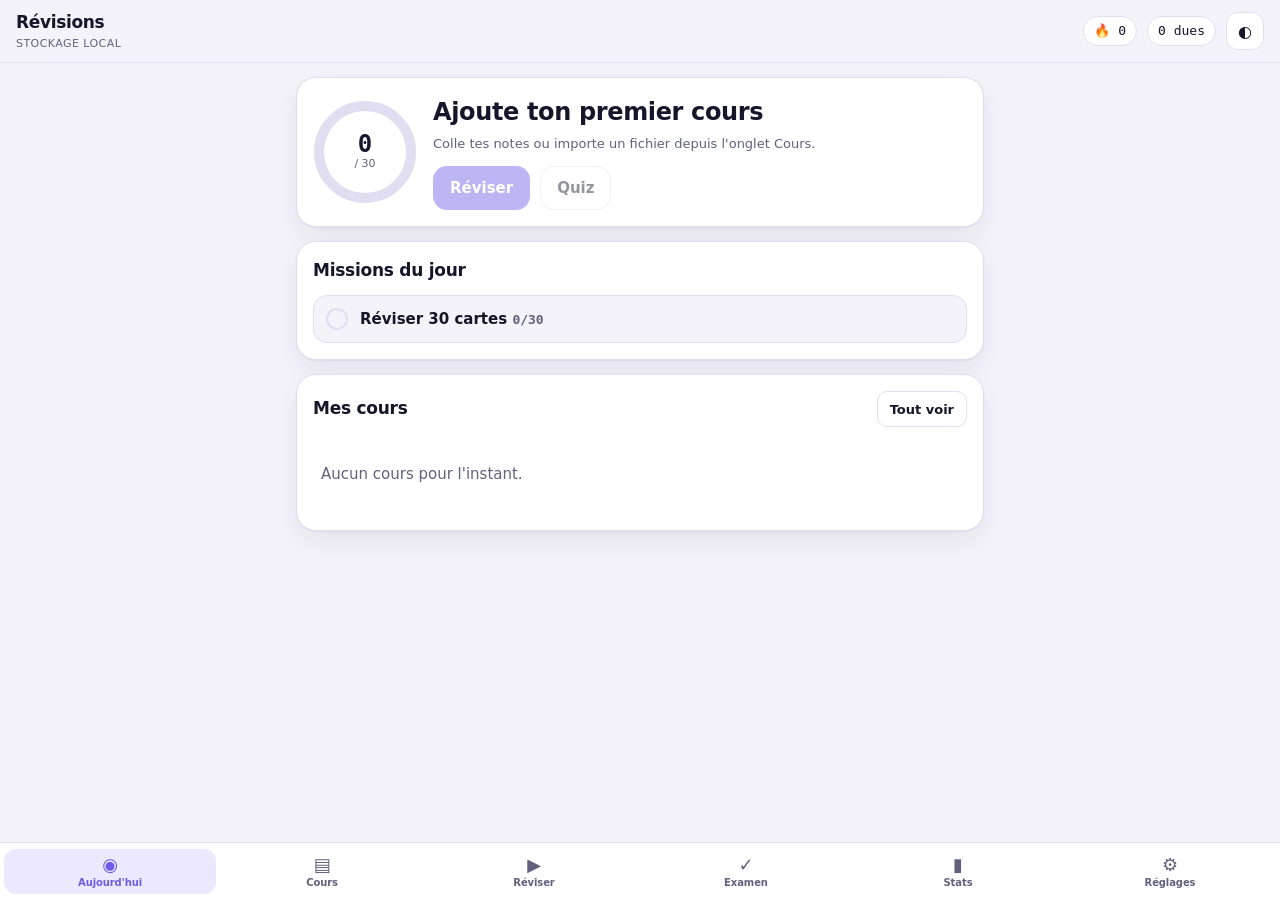
<file: revision/mobile/index.html>
<!DOCTYPE html>
<html lang="fr">
<head>
<meta charset="utf-8">
<meta name="viewport" content="width=device-width, initial-scale=1, viewport-fit=cover">
<title>Révisions</title>
<meta name="description" content="Réviser ses cours : flashcards, QCM et examens en répétition espacée, hors ligne.">
<meta name="apple-mobile-web-app-capable" content="yes">
<meta name="mobile-web-app-capable" content="yes">
<meta name="apple-mobile-web-app-status-bar-style" content="default">
<meta name="apple-mobile-web-app-title" content="Révisions">
<meta name="theme-color" content="#f4f3fa" media="(prefers-color-scheme: light)">
<meta name="theme-color" content="#0f0f18" media="(prefers-color-scheme: dark)">
<link rel="manifest" href="./manifest.webmanifest">
<link rel="apple-touch-icon" href="./icon-180.png">
<link rel="icon" type="image/png" href="./icon-192.png">
</head>
<body>
<style>
/* =========================================================================
   Révisions — version mobile autonome (aucune dépendance, aucun réseau requis)
   Identité reprise de l'app desktop : accent violet, cartes arrondies.
   Neutres légèrement teintés violet ; police système (SF Pro sur iPhone) pour
   que l'app installée ait l'air native, mono tabulaire pour les chiffres.
   ========================================================================= */
:root {
  --paper: #f4f3fa;
  --surface: #ffffff;
  --surface-2: #eceafa;
  --ink: #16162a;
  --ink-soft: #61617d;
  --line: #e0def0;
  --accent: #6c5ce7;
  --accent-ink: #ffffff;
  --accent-wash: #ece9ff;
  --acquis: #1f9d6b;
  --revoir: #cf7a12;
  --oublie: #d8434a;
  --facile: #2f7fe0;
  --r-lg: 20px;
  --r-md: 14px;
  --r-sm: 10px;
  --shadow: 0 1px 2px rgba(24, 20, 60, .05), 0 10px 28px rgba(24, 20, 60, .07);
  --sans: -apple-system, BlinkMacSystemFont, "Segoe UI", system-ui, sans-serif;
  --mono: ui-monospace, "SF Mono", SFMono-Regular, Menlo, monospace;
  color-scheme: light;
}
@media (prefers-color-scheme: dark) {
  :root {
    --paper: #0f0f18;
    --surface: #191927;
    --surface-2: #222134;
    --ink: #eeedf7;
    --ink-soft: #9a99b4;
    --line: #2c2b40;
    --accent: #8d7ffa;
    --accent-ink: #14122b;
    --accent-wash: #241f42;
    --acquis: #35c78d;
    --revoir: #e3a03f;
    --oublie: #f0656c;
    --facile: #5aa2f5;
    --shadow: 0 1px 2px rgba(0, 0, 0, .5), 0 12px 32px rgba(0, 0, 0, .4);
    color-scheme: dark;
  }
}
:root[data-theme="light"] {
  --paper: #f4f3fa; --surface: #ffffff; --surface-2: #eceafa; --ink: #16162a;
  --ink-soft: #61617d; --line: #e0def0; --accent: #6c5ce7; --accent-ink: #ffffff;
  --accent-wash: #ece9ff; --acquis: #1f9d6b; --revoir: #cf7a12; --oublie: #d8434a;
  --facile: #2f7fe0; --shadow: 0 1px 2px rgba(24, 20, 60, .05), 0 10px 28px rgba(24, 20, 60, .07);
  color-scheme: light;
}
:root[data-theme="dark"] {
  --paper: #0f0f18; --surface: #191927; --surface-2: #222134; --ink: #eeedf7;
  --ink-soft: #9a99b4; --line: #2c2b40; --accent: #8d7ffa; --accent-ink: #14122b;
  --accent-wash: #241f42; --acquis: #35c78d; --revoir: #e3a03f; --oublie: #f0656c;
  --facile: #5aa2f5; --shadow: 0 1px 2px rgba(0, 0, 0, .5), 0 12px 32px rgba(0, 0, 0, .4);
  color-scheme: dark;
}

* { box-sizing: border-box; -webkit-tap-highlight-color: transparent; }
html, body { margin: 0; padding: 0; }
body {
  font-family: var(--sans);
  font-size: 16px;
  line-height: 1.5;
  color: var(--ink);
  background: var(--paper);
  -webkit-font-smoothing: antialiased;
  overscroll-behavior-y: none;
  padding-bottom: calc(64px + env(safe-area-inset-bottom));
}
h1, h2, h3 { margin: 0; text-wrap: balance; letter-spacing: -.015em; }
h1 { font-size: 1.5rem; font-weight: 700; }
h2 { font-size: 1.0625rem; font-weight: 650; }
h3 { font-size: .9375rem; font-weight: 650; }
p { margin: 0; }
button, input, select, textarea { font-family: inherit; font-size: 1rem; color: inherit; }
button { touch-action: manipulation; }
:focus-visible { outline: 2px solid var(--accent); outline-offset: 2px; }
.num { font-family: var(--mono); font-variant-numeric: tabular-nums; }
.soft { color: var(--ink-soft); }
.tiny { font-size: .8125rem; }
.hide { display: none !important; }
.stack { display: grid; gap: 12px; }
.rowx { display: flex; gap: 10px; align-items: center; }
.rowx.wrap { flex-wrap: wrap; }
.spacer { flex: 1; }

/* ---------- Chrome ---------- */
.appbar {
  position: sticky; top: 0; z-index: 30;
  display: flex; align-items: center; gap: 10px;
  padding: calc(env(safe-area-inset-top) + 10px) 16px 10px;
  background: color-mix(in srgb, var(--paper) 86%, transparent);
  backdrop-filter: saturate(180%) blur(14px);
  border-bottom: 1px solid var(--line);
}
.appbar .title { font-weight: 700; font-size: 1.0625rem; letter-spacing: -.02em; }
.appbar .sub { font-size: .6875rem; color: var(--ink-soft); letter-spacing: .04em; text-transform: uppercase; }
.badge {
  font-family: var(--mono); font-variant-numeric: tabular-nums; font-size: .8125rem;
  background: var(--surface); border: 1px solid var(--line); border-radius: 999px; padding: 4px 10px;
}
.badge.hot { border-color: color-mix(in srgb, var(--revoir) 45%, var(--line)); color: var(--revoir); }
.iconbtn {
  border: 1px solid var(--line); background: var(--surface); border-radius: 12px;
  width: 38px; height: 38px; display: grid; place-content: center; font-size: 1rem;
}
main { padding: 14px 16px 20px; max-width: 720px; margin: 0 auto; }
.screen { display: none; }
.screen.on { display: block; animation: rise .22s cubic-bezier(.2, .8, .2, 1); }
@keyframes rise { from { opacity: 0; transform: translateY(6px); } to { opacity: 1; transform: none; } }
@media (prefers-reduced-motion: reduce) { .screen.on { animation: none; } * { transition: none !important; } }

.tabbar {
  position: fixed; left: 0; right: 0; bottom: 0; z-index: 40;
  display: grid; grid-template-columns: repeat(6, 1fr);
  padding: 6px 4px calc(env(safe-area-inset-bottom) + 6px);
  background: color-mix(in srgb, var(--surface) 92%, transparent);
  backdrop-filter: saturate(180%) blur(14px);
  border-top: 1px solid var(--line);
}
.tabbar button {
  border: 0; background: none; color: var(--ink-soft); border-radius: 12px;
  display: grid; gap: 2px; justify-items: center; padding: 6px 1px; font-weight: 550;
  font-size: .625rem; letter-spacing: -.01em; white-space: nowrap;
}
.tabbar button .glyph { font-size: 1.125rem; line-height: 1.1; }
.tabbar button[aria-current="page"] { color: var(--accent); background: var(--accent-wash); }

/* ---------- Surfaces ---------- */
.panel {
  background: var(--surface); border: 1px solid var(--line); border-radius: var(--r-lg);
  padding: 16px; box-shadow: var(--shadow); margin-bottom: 14px;
}
.panel-head { display: flex; align-items: center; gap: 10px; margin-bottom: 12px; }
.panel-head h2 { flex: 1; }

.btn {
  border: 1px solid var(--line); background: var(--surface); border-radius: var(--r-md);
  padding: 12px 16px; font-weight: 600; font-size: .9375rem; min-height: 44px;
  display: inline-flex; align-items: center; justify-content: center; gap: 8px;
}
.btn:active { transform: scale(.985); }
.btn.fill { background: var(--accent); color: var(--accent-ink); border-color: transparent; }
.btn.quiet { background: transparent; }
.btn.mini { padding: 8px 12px; min-height: 36px; font-size: .8125rem; border-radius: var(--r-sm); }
.btn.wide { width: 100%; }
.btn.warn { color: var(--oublie); border-color: color-mix(in srgb, var(--oublie) 40%, var(--line)); }
.btn:disabled { opacity: .45; }

.field { display: grid; gap: 6px; margin-bottom: 12px; }
.field > span { font-size: .8125rem; color: var(--ink-soft); font-weight: 550; }
input, select, textarea {
  background: var(--paper); border: 1px solid var(--line); border-radius: var(--r-md);
  padding: 12px; width: 100%; min-height: 44px;
}
textarea { min-height: 130px; resize: vertical; line-height: 1.5; }
select { -webkit-appearance: none; appearance: none; background-image: none; }

.chiprow { display: flex; gap: 8px; overflow-x: auto; padding-bottom: 4px; scrollbar-width: none; }
.chiprow::-webkit-scrollbar { display: none; }
.chip {
  border: 1px solid var(--line); background: var(--surface); border-radius: 999px;
  padding: 8px 14px; font-size: .875rem; font-weight: 550; white-space: nowrap; min-height: 38px;
}
.chip[aria-pressed="true"] { background: var(--accent); color: var(--accent-ink); border-color: transparent; }

.tag {
  display: inline-block; font-size: .75rem; padding: 2px 8px; border-radius: 999px;
  border: 1px solid var(--line); color: var(--ink-soft); white-space: nowrap;
}
.tag.due { color: var(--revoir); border-color: color-mix(in srgb, var(--revoir) 45%, var(--line)); }
.tag.ok { color: var(--acquis); border-color: color-mix(in srgb, var(--acquis) 45%, var(--line)); }
.tag.accent { color: var(--accent); border-color: color-mix(in srgb, var(--accent) 45%, var(--line)); background: var(--accent-wash); }

/* ---------- Aujourd'hui ---------- */
.hero { display: flex; gap: 16px; align-items: center; }
.dial { position: relative; width: 104px; height: 104px; flex: none; }
.dial svg { width: 100%; height: 100%; transform: rotate(-90deg); }
.dial circle { fill: none; stroke-width: 10; stroke-linecap: round; }
.dial .track { stroke: var(--line); }
.dial .fill { stroke: var(--accent); stroke-dasharray: 289; transition: stroke-dashoffset .7s cubic-bezier(.2, .8, .2, 1); }
.dial .center { position: absolute; inset: 0; display: grid; place-content: center; text-align: center; }
.dial .center b { display: block; font-size: 1.5rem; line-height: 1; font-family: var(--mono); font-variant-numeric: tabular-nums; }
.dial .center span { font-size: .6875rem; color: var(--ink-soft); }

.missions { display: grid; gap: 8px; }
.mission {
  display: flex; gap: 12px; align-items: center; text-align: left; width: 100%;
  border: 1px solid var(--line); background: var(--paper); border-radius: var(--r-md); padding: 12px;
}
.mission .dot {
  width: 22px; height: 22px; border-radius: 50%; border: 2px solid var(--line); flex: none;
  display: grid; place-content: center; font-size: .75rem; color: var(--acquis);
}
.mission.done { opacity: .55; }
.mission.done .dot { background: var(--acquis); border-color: var(--acquis); color: #fff; }
.mission .label { flex: 1; font-size: .9375rem; font-weight: 550; }
.meter { height: 5px; border-radius: 999px; background: var(--line); overflow: hidden; margin-top: 6px; }
.meter > i { display: block; height: 100%; background: var(--accent); border-radius: 999px; }

.deck-strip { display: flex; gap: 10px; overflow-x: auto; scrollbar-width: none; padding-bottom: 4px; }
.deck-strip::-webkit-scrollbar { display: none; }
.deck-card {
  flex: 0 0 168px; text-align: left; border: 1px solid var(--line); background: var(--paper);
  border-radius: var(--r-md); padding: 12px; display: grid; gap: 6px;
}
.deck-card b { font-size: .9375rem; line-height: 1.25; }

/* ---------- Cours ---------- */
.course-item {
  display: flex; gap: 12px; align-items: center; width: 100%; text-align: left;
  border: 1px solid var(--line); background: var(--paper); border-radius: var(--r-md); padding: 14px;
}
.course-item .body { flex: 1; min-width: 0; }
.course-item b { display: block; font-size: .9375rem; }
.course-item .meta { display: flex; gap: 6px; flex-wrap: wrap; margin-top: 4px; }
.course-item .arrow { color: var(--ink-soft); }
.empty { text-align: center; color: var(--ink-soft); padding: 24px 8px; font-size: .9375rem; }
.dropzone {
  border: 1.5px dashed var(--line); border-radius: var(--r-md); padding: 18px; text-align: center;
  display: grid; gap: 12px; justify-items: center; background: var(--paper);
}
.log { display: grid; gap: 6px; margin-top: 10px; font-size: .875rem; }
.spin {
  width: 14px; height: 14px; border-radius: 50%; border: 2px solid var(--line);
  border-top-color: var(--accent); animation: spin .7s linear infinite; display: inline-block; vertical-align: -2px;
}
@keyframes spin { to { transform: rotate(360deg); } }

.sheet-note { background: var(--accent-wash); border-radius: var(--r-md); padding: 12px; font-size: .875rem; }
.fiche { display: grid; gap: 10px; }
.fiche h3 { color: var(--accent); font-size: .8125rem; text-transform: uppercase; letter-spacing: .06em; }
.fiche ul { margin: 0; padding-left: 20px; display: grid; gap: 4px; }
.def { border-left: 3px solid var(--accent); padding-left: 10px; }
.mm { display: grid; gap: 8px; }
.mm-root { background: var(--accent); color: var(--accent-ink); border-radius: var(--r-md); padding: 10px 14px; font-weight: 650; }
.mm-node { border: 1px solid var(--accent); background: var(--accent-wash); border-radius: var(--r-sm); padding: 8px 12px; font-size: .875rem; font-weight: 550; }
.mm-kids { display: flex; flex-wrap: wrap; gap: 6px; padding: 6px 0 0 14px; }
.mm-kid { border: 1px solid var(--line); background: var(--paper); border-radius: 8px; padding: 4px 10px; font-size: .8125rem; }
.cardlist { display: grid; gap: 8px; max-height: 60vh; overflow-y: auto; }
.cardlist .item { border: 1px solid var(--line); border-radius: var(--r-md); padding: 12px; background: var(--paper); }
.cardlist .item .q { font-weight: 600; font-size: .9375rem; }
.cardlist .item .a { color: var(--ink-soft); font-size: .875rem; margin-top: 2px; }
.raw {
  max-height: 40vh; overflow: auto; white-space: pre-wrap; font-size: .8125rem;
  background: var(--paper); border: 1px solid var(--line); border-radius: var(--r-md); padding: 12px;
}

/* ---------- Révision ---------- */
.runner { display: flex; flex-direction: column; gap: 12px; min-height: calc(100dvh - 190px); }
.runner-top { display: flex; align-items: center; gap: 10px; }
.bar { flex: 1; height: 6px; border-radius: 999px; background: var(--line); overflow: hidden; }
.bar > i { display: block; height: 100%; background: var(--accent); border-radius: 999px; transition: width .3s ease; }
.face {
  flex: 1; background: var(--surface); border: 1px solid var(--line); border-radius: var(--r-lg);
  padding: 20px; box-shadow: var(--shadow); display: flex; flex-direction: column; gap: 14px;
}
.face .kicker { display: flex; gap: 8px; align-items: center; flex-wrap: wrap; }
.face .prompt { font-size: 1.25rem; font-weight: 600; line-height: 1.35; }
.face .reply { border-top: 1px dashed var(--line); padding-top: 14px; white-space: pre-wrap; font-size: 1rem; }
.face .tap-hint { text-align: center; color: var(--ink-soft); font-size: .875rem; margin-top: auto; }
.options { display: grid; gap: 10px; }
.option {
  display: flex; gap: 10px; align-items: flex-start; text-align: left; width: 100%;
  border: 1px solid var(--line); background: var(--paper); border-radius: var(--r-md);
  padding: 14px; font-size: .9375rem; min-height: 48px;
}
.option .key { font-family: var(--mono); color: var(--ink-soft); font-weight: 650; }
.option.good { border-color: var(--acquis); background: color-mix(in srgb, var(--acquis) 14%, var(--surface)); }
.option.bad { border-color: var(--oublie); background: color-mix(in srgb, var(--oublie) 14%, var(--surface)); }
.grades { display: grid; grid-template-columns: repeat(4, 1fr); gap: 8px; }
.grade {
  border: 1px solid var(--line); background: var(--surface); border-radius: var(--r-md);
  padding: 10px 4px; display: grid; gap: 2px; min-height: 58px;
}
.grade b { font-size: .8125rem; font-weight: 650; }
.grade small { font-family: var(--mono); font-size: .6875rem; color: var(--ink-soft); }
.grade[data-g="again"] { border-bottom: 3px solid var(--oublie); }
.grade[data-g="hard"] { border-bottom: 3px solid var(--revoir); }
.grade[data-g="good"] { border-bottom: 3px solid var(--acquis); }
.grade[data-g="easy"] { border-bottom: 3px solid var(--facile); }
.verdict-line { font-weight: 600; }
.verdict-line.ok { color: var(--acquis); }
.verdict-line.no { color: var(--oublie); }
.wrapup { text-align: center; display: grid; gap: 10px; padding: 20px 0; }
.wrapup .big { font-family: var(--mono); font-size: 3rem; font-weight: 700; line-height: 1; }

/* ---------- Stats ---------- */
.tiles { display: grid; grid-template-columns: repeat(3, 1fr); gap: 10px; margin-bottom: 14px; }
.tile { background: var(--surface); border: 1px solid var(--line); border-radius: var(--r-md); padding: 12px; box-shadow: var(--shadow); }
.tile b { display: block; font-family: var(--mono); font-variant-numeric: tabular-nums; font-size: 1.375rem; line-height: 1.2; }
.tile span { font-size: .75rem; color: var(--ink-soft); }
.grid-heat { display: grid; grid-auto-flow: column; grid-template-rows: repeat(7, 1fr); grid-auto-columns: 12px; gap: 3px; overflow-x: auto; }
.grid-heat i { aspect-ratio: 1; border-radius: 3px; background: var(--line); }
.grid-heat i.h1 { background: color-mix(in srgb, var(--accent) 32%, var(--line)); }
.grid-heat i.h2 { background: color-mix(in srgb, var(--accent) 58%, var(--line)); }
.grid-heat i.h3 { background: color-mix(in srgb, var(--accent) 80%, var(--line)); }
.grid-heat i.h4 { background: var(--accent); }
.legend { display: flex; align-items: center; gap: 4px; margin-top: 8px; font-size: .75rem; color: var(--ink-soft); }
.legend i { width: 12px; height: 12px; border-radius: 3px; display: block; }
.forecast { display: flex; align-items: flex-end; gap: 3px; height: 110px; margin-bottom: 22px; }
.forecast .col { flex: 1; background: var(--accent-wash); border: 1px solid var(--accent); border-radius: 4px 4px 0 0; min-height: 3px; position: relative; }
.forecast .col span { position: absolute; bottom: -19px; left: 50%; transform: translateX(-50%); font-size: .625rem; color: var(--ink-soft); font-family: var(--mono); }
.subject { display: grid; gap: 4px; margin-bottom: 12px; }
.subject .head { display: flex; gap: 8px; font-size: .875rem; }
.subject .head .name { flex: 1; font-weight: 550; }
.subject .track { height: 7px; border-radius: 999px; background: var(--line); overflow: hidden; }
.subject .track > i { display: block; height: 100%; background: var(--acquis); border-radius: 999px; }

/* ---------- Feuille modale ---------- */
.sheet {
  position: fixed; inset: 0; z-index: 60; background: var(--paper);
  overflow-y: auto; -webkit-overflow-scrolling: touch;
  padding: calc(env(safe-area-inset-top) + 8px) 16px calc(env(safe-area-inset-bottom) + 24px);
  animation: slideup .26s cubic-bezier(.2, .8, .2, 1);
}
@keyframes slideup { from { transform: translateY(2%); opacity: .6; } to { transform: none; opacity: 1; } }
.sheet-bar { position: sticky; top: 0; display: flex; gap: 10px; align-items: center; padding: 8px 0 12px; background: var(--paper); z-index: 2; }

/* ---------- Toasts ---------- */
.toasts {
  position: fixed; left: 12px; right: 12px; bottom: calc(72px + env(safe-area-inset-bottom));
  z-index: 80; display: grid; gap: 8px; pointer-events: none;
}
.toast {
  background: var(--surface); border: 1px solid var(--line); border-left: 4px solid var(--accent);
  border-radius: var(--r-md); padding: 12px 14px; box-shadow: var(--shadow); font-size: .875rem;
  animation: pop .2s ease;
}
.toast.bad { border-left-color: var(--oublie); }
.toast.good { border-left-color: var(--acquis); }
@keyframes pop { from { opacity: 0; transform: translateY(8px); } to { opacity: 1; transform: none; } }
</style>

<header class="appbar">
  <div>
    <div class="title">Révisions</div>
    <div class="sub" id="mode-line">stockage local</div>
  </div>
  <div class="spacer"></div>
  <span class="badge" id="badge-streak" title="Jours consécutifs">🔥 0</span>
  <span class="badge" id="badge-due" title="Cartes à réviser">0 dues</span>
  <button class="iconbtn" id="theme-btn" aria-label="Changer de thème">◐</button>
</header>

<main>
  <!-- ================= Aujourd'hui ================= -->
  <section class="screen on" id="s-today">
    <div class="panel">
      <div class="hero">
        <div class="dial">
          <svg viewBox="0 0 104 104" aria-hidden="true">
            <circle class="track" cx="52" cy="52" r="46"></circle>
            <circle class="fill" id="dial-fill" cx="52" cy="52" r="46" stroke-dashoffset="289"></circle>
          </svg>
          <div class="center"><b id="dial-done">0</b><span>/ <span id="dial-goal">30</span></span></div>
        </div>
        <div style="flex:1;min-width:0">
          <h1 id="hero-title">Prêt à réviser</h1>
          <p class="soft tiny" id="hero-sub" style="margin:4px 0 12px">Ajoute un cours pour commencer.</p>
          <div class="rowx">
            <button class="btn fill" id="go-review">Réviser</button>
            <button class="btn" id="go-quiz">Quiz</button>
          </div>
        </div>
      </div>
    </div>

    <div class="panel">
      <div class="panel-head"><h2>Missions du jour</h2></div>
      <div class="missions" id="missions"></div>
    </div>

    <div class="panel">
      <div class="panel-head"><h2>Mes cours</h2><button class="btn mini quiet" data-tab="courses">Tout voir</button></div>
      <div class="deck-strip" id="deck-strip"></div>
    </div>
  </section>

  <!-- ================= Cours ================= -->
  <section class="screen" id="s-courses">
    <div class="panel">
      <div class="panel-head"><h2>Ajouter un cours</h2></div>
      <div class="dropzone">
        <p class="tiny soft">Fichier texte, Markdown, Word, PowerPoint ou PDF avec calque texte.</p>
        <div class="rowx wrap" style="justify-content:center">
          <label class="btn mini">Choisir un fichier<input type="file" id="file-in" multiple hidden
            accept=".txt,.md,.markdown,.csv,.html,.docx,.pptx,.odt,.pdf,.json"></label>
          <button class="btn mini" id="show-paste">Coller du texte</button>
          <button class="btn mini quiet" id="show-import">Importer un deck</button>
        </div>
      </div>
      <div class="log" id="import-log"></div>

      <div id="paste-box" class="hide" style="margin-top:14px">
        <label class="field"><span>Titre</span><input id="paste-title" placeholder="Chapitre 4 — Thermodynamique"></label>
        <label class="field"><span>Matière</span><input id="paste-subject" placeholder="Physique"></label>
        <label class="field"><span>Contenu du cours</span><textarea id="paste-text" placeholder="Colle ton cours ici…"></textarea></label>
        <div class="rowx"><button class="btn fill" id="save-paste">Enregistrer</button><button class="btn quiet" id="cancel-paste">Annuler</button></div>
      </div>

      <div id="import-box" class="hide" style="margin-top:14px">
        <p class="tiny soft" style="margin-bottom:10px">Colle ici le JSON exporté par la version desktop (Réglages → Exporter). Les cours et l'historique sont fusionnés.</p>
        <textarea id="import-json" placeholder='{"courses": [...], "cards": [...]}'></textarea>
        <div class="rowx" style="margin-top:10px"><button class="btn fill" id="do-import">Fusionner</button><button class="btn quiet" id="cancel-import">Annuler</button></div>
      </div>
    </div>

    <div class="panel">
      <div class="panel-head"><h2>Bibliothèque</h2></div>
      <input id="search" placeholder="Rechercher un cours" style="margin-bottom:12px">
      <div class="stack" id="course-list"></div>
    </div>
  </section>

  <!-- ================= Réviser ================= -->
  <section class="screen" id="s-review">
    <div class="panel" id="review-setup">
      <div class="panel-head"><h2>Session</h2></div>
      <div class="field"><span>Sélection</span>
        <div class="chiprow" id="scope-chips">
          <button class="chip" data-scope="due" aria-pressed="true">À réviser</button>
          <button class="chip" data-scope="new" aria-pressed="false">Nouvelles</button>
          <button class="chip" data-scope="hard" aria-pressed="false">Points faibles</button>
          <button class="chip" data-scope="all" aria-pressed="false">Libre</button>
        </div>
      </div>
      <label class="field"><span>Cours</span><select id="review-course"></select></label>
      <label class="field"><span>Type de cartes</span><select id="review-type">
        <option value="">Flashcards et QCM</option><option value="flashcard">Flashcards</option><option value="qcm">QCM</option>
      </select></label>
      <label class="field"><span>Longueur</span><select id="review-limit">
        <option>10</option><option selected>20</option><option>40</option><option>100</option>
      </select></label>
      <button class="btn fill wide" id="start-session">Commencer</button>
    </div>
    <div id="review-runner" class="hide"></div>
  </section>

  <!-- ================= Examen ================= -->
  <section class="screen" id="s-exam">
    <div class="panel" id="exam-setup">
      <div class="panel-head"><h2>Examen blanc</h2></div>
      <p class="tiny soft" style="margin-bottom:14px">Questions tirées de tes cartes, une par écran. Les QCM sont corrigés automatiquement, les questions ouvertes s'auto-évaluent. Le résultat alimente ton planning de révision.</p>
      <label class="field"><span>Cours</span><select id="exam-course"></select></label>
      <label class="field"><span>Nombre de questions</span><select id="exam-count">
        <option>10</option><option selected>15</option><option>25</option><option>40</option>
      </select></label>
      <label class="field"><span>Chrono</span><select id="exam-timer">
        <option value="0">Sans limite</option><option value="10">10 min</option>
        <option value="20" selected>20 min</option><option value="45">45 min</option>
      </select></label>
      <button class="btn fill wide" id="start-exam">Démarrer</button>
    </div>
    <div id="exam-runner" class="hide"></div>
  </section>

  <!-- ================= Stats ================= -->
  <section class="screen" id="s-stats">
    <div class="tiles" id="tiles"></div>
    <div class="panel">
      <div class="panel-head"><h2>Activité</h2><span class="tiny soft">12 semaines</span></div>
      <div class="grid-heat" id="heat"></div>
      <div class="legend"><span>moins</span><i></i><i class="h1"></i><i class="h2"></i><i class="h3"></i><i class="h4"></i><span>plus</span></div>
    </div>
    <div class="panel">
      <div class="panel-head"><h2>Charge à venir</h2><span class="tiny soft">14 jours</span></div>
      <div class="forecast" id="forecast"></div>
    </div>
    <div class="panel">
      <div class="panel-head"><h2>Par matière</h2></div>
      <div id="subjects"></div>
    </div>
  </section>

  <!-- ================= Réglages ================= -->
  <section class="screen" id="s-settings">
    <div class="panel">
      <div class="panel-head"><h2>Objectifs</h2></div>
      <label class="field"><span>Cartes par jour</span><input type="number" id="set-goal" min="5" max="300" step="5"></label>
      <label class="field"><span>Flashcards par génération</span><input type="number" id="set-flash" min="5" max="60"></label>
      <label class="field"><span>QCM par génération</span><input type="number" id="set-qcm" min="0" max="40"></label>
      <button class="btn fill" id="save-settings">Enregistrer</button>
    </div>

    <div class="panel">
      <div class="panel-head"><h2>Génération par Claude</h2></div>
      <p class="tiny soft" id="ai-help"></p>
      <label class="field" style="margin-top:12px"><span>Clé API Anthropic (stockée sur cet appareil uniquement)</span>
        <input id="set-key" type="password" placeholder="sk-ant-…" autocomplete="off"></label>
      <label class="field"><span>Modèle</span><select id="set-model">
        <option value="claude-sonnet-5">claude-sonnet-5 — équilibré</option>
        <option value="claude-opus-5">claude-opus-5 — cours difficiles</option>
        <option value="claude-haiku-4-5-20251001">claude-haiku-4.5 — économique</option>
      </select></label>
      <div class="rowx"><button class="btn fill" id="save-key">Enregistrer la clé</button><button class="btn quiet warn" id="clear-key">Effacer</button></div>
    </div>

    <div class="panel">
      <div class="panel-head"><h2>Mes données</h2></div>
      <p class="tiny soft">Cours, cartes et historique vivent dans le stockage de ce navigateur. Rien n'est envoyé ailleurs. Exporte régulièrement pour sauvegarder ou transférer.</p>
      <div class="rowx wrap" style="margin-top:12px">
        <button class="btn mini" id="export-json">Exporter</button>
        <button class="btn mini quiet" id="copy-json">Copier</button>
        <button class="btn mini quiet warn" id="wipe">Tout effacer</button>
      </div>
    </div>

    <div class="panel">
      <div class="panel-head"><h2>Installer sur l'écran d'accueil</h2></div>
      <p class="tiny soft">Sur iPhone : bouton <b>Partager</b> dans Safari → <b>Sur l'écran d'accueil</b>. L'app s'ouvre alors en plein écran, sans barre d'adresse, et garde tes données.</p>
    </div>
  </section>
</main>

<nav class="tabbar" id="tabbar">
  <button data-tab="today" aria-current="page"><span class="glyph">◉</span>Aujourd'hui</button>
  <button data-tab="courses"><span class="glyph">▤</span>Cours</button>
  <button data-tab="review"><span class="glyph">▶</span>Réviser</button>
  <button data-tab="exam"><span class="glyph">✓</span>Examen</button>
  <button data-tab="stats"><span class="glyph">▮</span>Stats</button>
  <button data-tab="settings"><span class="glyph">⚙</span>Réglages</button>
</nav>

<div class="toasts" id="toasts"></div>
<div id="sheet-host"></div>

<script>
(() => {
'use strict';

/* ======================================================================
   Utilitaires
   ====================================================================== */
const $ = (sel, root = document) => root.querySelector(sel);
const $$ = (sel, root = document) => [...root.querySelectorAll(sel)];
const esc = (v) => String(v ?? '').replace(/[&<>"']/g, (c) => ({ '&': '&amp;', '<': '&lt;', '>': '&gt;', '"': '&quot;', "'": '&#39;' }[c]));
const uid = (p) => `${p}_${Math.random().toString(36).slice(2, 10)}${Date.now().toString(36).slice(-4)}`;
const todayKey = () => new Date().toLocaleDateString('sv-SE'); // AAAA-MM-JJ local
const HOSTED = /claude\.ai$|claudeusercontent\.com$/.test(location.hostname);

function toast(message, kind = '') {
  const node = document.createElement('div');
  node.className = `toast ${kind}`;
  node.textContent = message;
  $('#toasts').append(node);
  setTimeout(() => { node.style.opacity = '0'; setTimeout(() => node.remove(), 250); }, kind === 'bad' ? 6000 : 3000);
}

/* ======================================================================
   Stockage : IndexedDB, un seul enregistrement
   ====================================================================== */
const DEFAULTS = { daily_goal: 30, flashcards_per_generation: 15, qcm_per_generation: 10, model: 'claude-sonnet-5' };
let DB = { courses: [], cards: [], reviews: [], settings: { ...DEFAULTS } };

const idb = {
  handle: null,
  open() {
    return new Promise((resolve, reject) => {
      const request = indexedDB.open('revisions', 1);
      request.onupgradeneeded = () => request.result.createObjectStore('state');
      request.onsuccess = () => { idb.handle = request.result; resolve(request.result); };
      request.onerror = () => reject(request.error);
    });
  },
  tx(mode) { return idb.handle.transaction('state', mode).objectStore('state'); },
  get(key) {
    return new Promise((resolve, reject) => {
      const request = idb.tx('readonly').get(key);
      request.onsuccess = () => resolve(request.result);
      request.onerror = () => reject(request.error);
    });
  },
  put(key, value) {
    return new Promise((resolve, reject) => {
      const request = idb.tx('readwrite').put(value, key);
      request.onsuccess = () => resolve();
      request.onerror = () => reject(request.error);
    });
  },
};

/* Chaîne de repli : IndexedDB, sinon localStorage, sinon mémoire seule
   (certains navigateurs et pages hébergées restreignent l'un ou l'autre). */
let storeMode = 'idb';
const LS_KEY = 'revisions-db';

async function pickStorage() {
  try { await idb.open(); return 'idb'; } catch { /* on essaie localStorage */ }
  try {
    localStorage.setItem('revisions-probe', '1');
    localStorage.removeItem('revisions-probe');
    return 'local';
  } catch { return 'memory'; }
}

async function readState() {
  if (storeMode === 'idb') return idb.get('db');
  if (storeMode === 'local') {
    const raw = localStorage.getItem(LS_KEY);
    return raw ? JSON.parse(raw) : null;
  }
  return null;
}

let warnedFull = false;
function writeState() {
  try {
    if (storeMode === 'idb') return idb.put('db', DB).catch(onWriteError);
    if (storeMode === 'local') localStorage.setItem(LS_KEY, JSON.stringify(DB));
  } catch (error) { onWriteError(error); }
  return Promise.resolve();
}

function onWriteError() {
  if (warnedFull) return;
  warnedFull = true;
  toast('Sauvegarde impossible : stockage plein ou navigation privée. Exporte tes données.', 'bad');
}

let saveTimer = null;
function save({ now = false } = {}) {
  clearTimeout(saveTimer);
  if (now) return writeState();
  saveTimer = setTimeout(writeState, 250);
  return Promise.resolve();
}

async function load() {
  storeMode = await pickStorage();
  const stored = await readState();
  if (stored && stored.cards) DB = { ...DB, ...stored, settings: { ...DEFAULTS, ...(stored.settings || {}) } };
  try { apiKey = localStorage.getItem('revisions-key') || ''; } catch { apiKey = ''; }
  if (storeMode === 'memory') {
    toast('Ce navigateur bloque le stockage : tes révisions ne seront pas conservées après fermeture.', 'bad');
  }
}

/* ======================================================================
   Répétition espacée (SM-2, identique à la version desktop)
   ====================================================================== */
const GRADES = { again: 0, hard: 3, good: 4, easy: 5 };
const STEPS = [1, 10];         // minutes
const MIN_EASE = 1.3;

const nowIso = () => new Date().toISOString().replace(/\.\d+Z$/, 'Z');
const parseDate = (value) => (value ? new Date(value) : new Date());

function newSrs() {
  return { ease: 2.5, interval: 0, reps: 0, lapses: 0, step: 0, state: 'new', due: nowIso(), last_review: null };
}
const isDue = (srs, at = Date.now()) => parseDate(srs.due).getTime() <= at;

function updateEase(ease, quality) {
  const next = ease + (0.1 - (5 - quality) * (0.08 + (5 - quality) * 0.02));
  return Math.max(MIN_EASE, Math.round(next * 1000) / 1000);
}

function reviewSrs(input, grade, at = new Date()) {
  const srs = { ...newSrs(), ...(input || {}) };
  const quality = GRADES[grade] ?? 4;
  const plusMinutes = (m) => new Date(at.getTime() + m * 60000).toISOString().replace(/\.\d+Z$/, 'Z');
  const plusDays = (d) => plusMinutes(d * 1440);

  if (srs.state === 'new' || srs.state === 'learning') {
    if (quality < 3) {
      if (srs.state === 'learning') srs.lapses += 1;
      srs.step = 0; srs.state = 'learning'; srs.due = plusMinutes(STEPS[0]);
    } else {
      const step = srs.step + (quality === 5 ? 2 : 1);
      if (step >= STEPS.length) {
        srs.state = 'review'; srs.reps = 1; srs.interval = quality === 5 ? 4 : 1;
        srs.ease = updateEase(srs.ease, quality); srs.due = plusDays(srs.interval);
      } else {
        srs.state = 'learning'; srs.step = step; srs.due = plusMinutes(STEPS[step]);
      }
    }
  } else if (quality < 3) {
    srs.lapses += 1; srs.reps = 0; srs.step = 0; srs.state = 'learning';
    srs.ease = updateEase(srs.ease, quality); srs.interval = 0; srs.due = plusMinutes(STEPS[0]);
  } else {
    srs.ease = updateEase(srs.ease, quality);
    let interval = srs.reps === 0 ? 1 : srs.reps === 1 ? 6 : Math.max(1, Math.round(srs.interval * srs.ease));
    if (quality === 3) interval = Math.max(1, Math.round(interval * 0.8));
    else if (quality === 5) interval = Math.round(interval * 1.15);
    srs.reps += 1; srs.interval = Math.min(interval, 730); srs.due = plusDays(srs.interval);
  }
  srs.last_review = at.toISOString().replace(/\.\d+Z$/, 'Z');
  return srs;
}

function maturity(srs) {
  if (!srs || srs.state === 'new') return 'nouvelle';
  if (srs.state === 'learning') return 'apprentissage';
  return srs.interval < 21 ? 'jeune' : 'acquise';
}

function previewIntervals(srs) {
  const out = {};
  const base = new Date();
  for (const grade of Object.keys(GRADES)) {
    const minutes = (parseDate(reviewSrs(srs, grade, base).due).getTime() - base.getTime()) / 60000;
    out[grade] = minutes < 60 ? `${Math.max(1, Math.round(minutes))} min`
      : minutes < 1440 ? `${Math.round(minutes / 60)} h`
      : minutes < 43800 ? `${Math.round(minutes / 1440)} j`
      : `${Math.round(minutes / 43800)} mois`;
  }
  return out;
}

/* ======================================================================
   Lecture des fichiers de cours (ZIP et PDF décompressés dans le navigateur)
   ====================================================================== */
async function inflate(bytes, format) {
  const stream = new Blob([bytes]).stream().pipeThrough(new DecompressionStream(format));
  return new Uint8Array(await new Response(stream).arrayBuffer());
}

/** Les flux PDF traînent un saut de ligne avant « endstream » : le décompresseur
    du navigateur refuse ces octets en trop, donc on rogne et on essaie les deux
    formats (zlib et deflate brut). */
async function inflateTolerant(bytes) {
  let end = bytes.length;
  while (end > 0 && [0x0a, 0x0d, 0x20, 0x00].includes(bytes[end - 1])) end--;
  for (const candidate of [bytes.subarray(0, end), bytes]) {
    for (const format of ['deflate', 'deflate-raw']) {
      try { return await inflate(candidate, format); } catch { /* format suivant */ }
    }
  }
  return null;
}

function readZipEntries(buffer) {
  const view = new DataView(buffer);
  const bytes = new Uint8Array(buffer);
  // Fin du répertoire central (EOCD)
  let eocd = -1;
  for (let i = bytes.length - 22; i >= 0 && i > bytes.length - 66000; i--) {
    if (view.getUint32(i, true) === 0x06054b50) { eocd = i; break; }
  }
  if (eocd < 0) throw new Error('archive illisible');
  const count = view.getUint16(eocd + 10, true);
  let pointer = view.getUint32(eocd + 16, true);
  const entries = [];
  for (let index = 0; index < count; index++) {
    if (view.getUint32(pointer, true) !== 0x02014b50) break;
    const method = view.getUint16(pointer + 10, true);
    const compressed = view.getUint32(pointer + 20, true);
    const nameLength = view.getUint16(pointer + 28, true);
    const extraLength = view.getUint16(pointer + 30, true);
    const commentLength = view.getUint16(pointer + 32, true);
    const offset = view.getUint32(pointer + 42, true);
    const name = new TextDecoder().decode(bytes.subarray(pointer + 46, pointer + 46 + nameLength));
    entries.push({ name, method, compressed, offset });
    pointer += 46 + nameLength + extraLength + commentLength;
  }
  return { entries, view, bytes };
}

async function readZipFile(zip, entry) {
  const { view, bytes } = zip;
  const nameLength = view.getUint16(entry.offset + 26, true);
  const extraLength = view.getUint16(entry.offset + 28, true);
  const start = entry.offset + 30 + nameLength + extraLength;
  const raw = bytes.subarray(start, start + entry.compressed);
  const data = entry.method === 0 ? raw : await inflate(raw, 'deflate-raw');
  return new TextDecoder('utf-8').decode(data);
}

/** Décodage robuste d'un fichier texte : BOM, UTF-8 strict, puis Windows-1252
    (les cours exportés depuis Word sur Windows ne sont pas en UTF-8). */
function decodeBytes(buffer) {
  const bytes = new Uint8Array(buffer);
  if (bytes[0] === 0xff && bytes[1] === 0xfe) return new TextDecoder('utf-16le').decode(bytes.subarray(2));
  if (bytes[0] === 0xfe && bytes[1] === 0xff) return new TextDecoder('utf-16be').decode(bytes.subarray(2));
  const body = bytes[0] === 0xef && bytes[1] === 0xbb && bytes[2] === 0xbf ? bytes.subarray(3) : bytes;
  try {
    return new TextDecoder('utf-8', { fatal: true }).decode(body);
  } catch {
    return new TextDecoder('windows-1252').decode(body);
  }
}

/* Un PDF dont les polices sont encodées par sous-ensemble rend du charabia :
   soit une soupe de symboles, soit des lettres décalées. On refuse les deux
   plutôt que de fabriquer des cartes illisibles. */
const PLAUSIBLE_CHARS = /[\p{L}\p{N}\s.,;:!?'"«»()[\]{}%°€$£/+\-–—=*<>&@#_|~^\\]/u;
const COMMON_WORDS = /(^|[^\p{L}])(le|la|les|des|du|de|et|est|sont|un|une|dans|pour|que|qui|sur|avec|par|aux|ce|cette|plus|the|of|and|to|in|is|for)([^\p{L}]|$)/giu;

function looksUnreadable(text) {
  if (!text || text.trim().length < 20) return true;
  const sample = text.slice(0, 6000);
  if (sample.includes('\uFFFD')) return true;   // caractère de remplacement = décodage raté
  let plausible = 0;
  for (const char of sample) if (PLAUSIBLE_CHARS.test(char)) plausible++;
  if (plausible / sample.length < 0.85) return true;
  const letters = (sample.match(/\p{L}/gu) || []).length;
  const words = (sample.match(COMMON_WORDS) || []).length;
  // Beaucoup de lettres mais aucun mot courant : encodage exotique.
  return letters > 300 && words < 3;
}

function stripXml(xml, breaks = ['</w:p>', '</a:p>', '</text:p>', '</text:h>']) {
  let text = xml;
  for (const tag of breaks) text = text.split(tag).join('\n');
  text = text.replace(/<w:br\/>|<a:br\/>/g, '\n').replace(/<[^>]+>/g, '');
  const decoder = document.createElement('textarea');
  decoder.innerHTML = text;
  return decoder.value.split('\n').map((line) => line.replace(/[ \t ]+/g, ' ').trim()).filter(Boolean).join('\n');
}

async function fromOfficeZip(buffer, kind) {
  const zip = readZipEntries(buffer);
  const wanted = kind === 'docx' ? ['word/document.xml']
    : kind === 'odt' ? ['content.xml']
    : zip.entries.filter((e) => /^ppt\/slides\/slide\d+\.xml$/.test(e.name))
        .sort((a, b) => Number(a.name.match(/(\d+)/)[1]) - Number(b.name.match(/(\d+)/)[1]))
        .map((e) => e.name);
  const parts = [];
  for (const name of wanted) {
    const entry = zip.entries.find((e) => e.name === name);
    if (entry) parts.push(stripXml(await readZipFile(zip, entry)));
  }
  return parts.filter(Boolean).join('\n\n');
}

function decodePdfString(raw) {
  let out = '';
  for (let i = 0; i < raw.length; i++) {
    if (raw[i] === '\\' && i + 1 < raw.length) {
      const next = raw[i + 1];
      const map = { n: '\n', r: '\n', t: ' ', b: '', f: '', '(': '(', ')': ')', '\\': '\\' };
      if (next in map) { out += map[next]; i++; continue; }
      if (/\d/.test(next)) {
        const digits = raw.slice(i + 1, i + 4).match(/^\d+/)[0];
        out += String.fromCharCode(parseInt(digits, 8));
        i += digits.length;
        continue;
      }
      out += next; i++; continue;
    }
    out += raw[i];
  }
  return out;
}

function pdfTextFromStream(content) {
  const pieces = [];
  const pattern = /\((?:[^()\\]|\\.)*\)|\bTd\b|\bTD\b|\bT\*\b|\bET\b|\bTj\b|\bTJ\b/g;
  let match;
  while ((match = pattern.exec(content)) !== null) {
    const token = match[0];
    if (token.startsWith('(')) pieces.push(decodePdfString(token.slice(1, -1)));
    else if (['Td', 'TD', 'T*', 'ET'].includes(token)) pieces.push('\n');
    else pieces.push(' ');
  }
  return pieces.join('').replace(/[ \t]{2,}/g, ' ')
    .split('\n').map((line) => line.trim()).filter(Boolean).join('\n');
}

async function fromPdf(buffer) {
  const bytes = new Uint8Array(buffer);
  const latin = new TextDecoder('latin1').decode(bytes);
  const chunks = [];
  const pattern = /stream\r?\n?/g;
  let match;
  while ((match = pattern.exec(latin)) !== null) {
    const start = match.index + match[0].length;
    const end = latin.indexOf('endstream', start);
    if (end < 0) break;
    pattern.lastIndex = end;
    const inflated = await inflateTolerant(bytes.subarray(start, end));
    let text;
    if (inflated) {
      text = new TextDecoder('latin1').decode(inflated);
    } else {
      const plain = latin.slice(start, end);
      if (plain.includes('BT') && plain.includes('(')) text = plain; else continue;
    }
    if (!/BT|Tj|TJ/.test(text)) continue;
    const extracted = pdfTextFromStream(text);
    if (extracted) chunks.push(extracted);
  }
  return chunks.join('\n\n');
}

const NOT_HERE = 'passe par la version desktop (elle le fait transcrire par Claude), ou colle le texte du cours';

async function extractFile(file) {
  const name = file.name.toLowerCase();
  const ext = name.includes('.') ? name.slice(name.lastIndexOf('.')) : '';
  const buffer = await file.arrayBuffer();

  if (['.txt', '.md', '.markdown', '.csv', '.tsv', '.rst', '.json'].includes(ext)) {
    return { text: decodeBytes(buffer), kind: ext.slice(1) };
  }
  if (['.html', '.htm'].includes(ext)) {
    return { text: stripXml(decodeBytes(buffer), ['</p>', '</div>', '</li>', '</h1>', '</h2>', '</h3>', '<br>', '<br/>']), kind: 'html' };
  }
  if (ext === '.docx') return { text: await fromOfficeZip(buffer, 'docx'), kind: 'docx' };
  if (ext === '.pptx') return { text: await fromOfficeZip(buffer, 'pptx'), kind: 'pptx' };
  if (ext === '.odt') return { text: await fromOfficeZip(buffer, 'odt'), kind: 'odt' };
  if (ext === '.pdf') {
    const text = await fromPdf(buffer);
    if (!text.trim()) throw new Error(`PDF sans calque texte (scan ou photo) : ${NOT_HERE}`);
    if (looksUnreadable(text)) {
      throw new Error(`PDF à polices encodées, le texte extrait est illisible : ${NOT_HERE}`);
    }
    return { text, kind: 'pdf' };
  }
  throw new Error(`format ${ext || 'inconnu'} non pris en charge ici`);
}

/* ======================================================================
   Fabrication des cartes : heuristique locale, ou Claude si une clé est saisie
   ====================================================================== */
let apiKey = '';

const DEF_PATTERNS = [
  /^\s*(?:[-*•]\s*)?([A-ZÀ-Ý][^:\n]{2,60})\s*:\s*(.{20,400})$/,
  /^\s*([A-ZÀ-Ý][^\n]{2,60})\s+(?:est|sont|désigne|correspond à|signifie)\s+(.{20,400})$/,
];

function localMaterial(text, nFlash, nQcm) {
  const lines = text.split('\n').map((line) => line.trim());
  const cards = [];
  const seen = new Set();
  for (const line of lines) {
    if (cards.length >= nFlash) break;
    for (const pattern of DEF_PATTERNS) {
      const match = line.match(pattern);
      if (!match) continue;
      const term = match[1].replace(/^[-•*#\s]+|[\s]+$/g, '');
      const definition = match[2].trim();
      const key = term.toLowerCase();
      if (term.length < 3 || seen.has(key)) break;
      seen.add(key);
      cards.push({ question: `Que signifie « ${term} » ?`, reponse: definition, tag: 'définitions' });
      break;
    }
  }
  for (const paragraph of text.split(/\n\s*\n/).map((p) => p.trim()).filter((p) => p.length > 120)) {
    if (cards.length >= nFlash) break;
    const first = paragraph.split(/(?<=[.!?])\s/)[0];
    if (first.length > 30) cards.push({ question: `Développe : ${first.slice(0, 120)}…`, reponse: paragraph.slice(0, 600), tag: 'compréhension' });
  }
  const qcm = [];
  for (const card of cards.slice(0, nQcm)) {
    const distractors = cards.filter((other) => other !== card).slice(0, 3).map((other) => other.reponse.slice(0, 120));
    if (distractors.length < 3) break;
    qcm.push({ question: card.question, choix: [card.reponse.slice(0, 120), ...distractors], correct: 0,
               explication: 'Réponse tirée du cours (fabriquée sur l\'appareil, sans IA).' });
  }
  const heading = (lines.find(Boolean) || 'Cours').replace(/^#+\s*/, '');
  return {
    titre: heading.slice(0, 80),
    fiche: {
      resume: text.split(/(?<=[.!?])\s/).slice(0, 6).join(' ').slice(0, 1200),
      plan: lines.filter((line) => line.startsWith('#')).slice(0, 12).map((line) => ({ titre: line.replace(/^#+\s*/, ''), contenu: '' })),
      points_cles: lines.filter((line) => /^[-*•]\s+\S/.test(line)).slice(0, 10).map((line) => line.replace(/^[-*•]\s+/, '')),
      definitions: cards.filter((card) => card.tag === 'définitions').slice(0, 12)
        .map((card) => ({ terme: card.question.slice(14, -4), definition: card.reponse })),
      pieges: [],
    },
    flashcards: cards.slice(0, nFlash),
    qcm,
    mindmap: { racine: heading.slice(0, 60), branches: lines.filter((line) => line.startsWith('#')).slice(0, 8).map((line) => ({ titre: line.replace(/^#+\s*/, ''), enfants: [] })) },
    local: true,
  };
}

const GEN_SYSTEM = `Tu es un professeur agrégé qui prépare du matériel de révision pour un étudiant francophone.
Règles absolues :
- Tu ne t'appuies QUE sur le cours fourni.
- Chaque question doit être auto-portante.
- Tu vises la compréhension et la restitution, pas le par-cœur d'anecdotes.
- Tu réponds UNIQUEMENT par un objet JSON valide, sans texte autour.`;

const GEN_SCHEMA = `{"titre":"…","matiere":"…","fiche":{"resume":"5 à 10 phrases","plan":[{"titre":"…","contenu":"…"}],"points_cles":["…"],"definitions":[{"terme":"…","definition":"…"}],"pieges":["…"]},"flashcards":[{"question":"…","reponse":"…","tag":"…"}],"qcm":[{"question":"…","choix":["A","B","C","D"],"correct":0,"explication":"…"}],"mindmap":{"racine":"…","branches":[{"titre":"…","enfants":[{"titre":"…","enfants":[]}]}]}}`;

function parseJsonLoose(text) {
  const cleaned = text.trim().replace(/^```(?:json)?|```$/gm, '').trim();
  try { return JSON.parse(cleaned); } catch { /* on cherche l'objet */ }
  const start = cleaned.indexOf('{');
  for (let index = cleaned.length; index > start; index--) {
    if (cleaned[index - 1] !== '}') continue;
    try { return JSON.parse(cleaned.slice(start, index)); } catch { /* on continue */ }
  }
  throw new Error('réponse illisible du modèle');
}

async function claudeMaterial(text, nFlash, nQcm, level) {
  const consigne = { facile: 'Niveau accessible : définitions et repères.', normal: 'Niveau d\'un contrôle standard.', difficile: 'Niveau exigeant : raisonnement, liens, cas limites.' }[level] || '';
  const response = await fetch('https://api.anthropic.com/v1/messages', {
    method: 'POST',
    headers: {
      'content-type': 'application/json',
      'x-api-key': apiKey,
      'anthropic-version': '2023-06-01',
      'anthropic-dangerous-direct-browser-access': 'true',
    },
    body: JSON.stringify({
      model: DB.settings.model || 'claude-sonnet-5',
      max_tokens: 16000,
      temperature: 0.4,
      system: GEN_SYSTEM,
      messages: [{ role: 'user', content: `<cours>\n${text.slice(0, 120000)}\n</cours>\n\n`
        + `Génère ${nFlash} flashcards, ${nQcm} QCM à 4 propositions, une fiche de révision et une mind map. ${consigne}\n\n`
        + `Format EXACT :\n${GEN_SCHEMA}` }],
    }),
  });
  if (!response.ok) {
    const detail = await response.text();
    throw new Error(`API Claude ${response.status} : ${detail.slice(0, 200)}`);
  }
  const body = await response.json();
  return parseJsonLoose((body.content || []).filter((block) => block.type === 'text').map((block) => block.text).join('\n'));
}

/* ======================================================================
   Modèle : cours et cartes
   ====================================================================== */
function makeCard(courseId, type, payload) {
  const card = {
    id: uid('card'), course_id: courseId, type,
    question: (payload.question || '').trim(),
    answer: (payload.reponse || payload.answer || '').trim(),
    tag: (payload.tag || '').trim(),
    created_at: nowIso(), srs: newSrs(), suspended: false,
  };
  if (type === 'qcm') {
    const choices = (payload.choix || payload.choices || []).map((choice) => String(choice).trim()).filter(Boolean);
    let correct = Number(payload.correct);
    if (!Number.isInteger(correct) || correct < 0 || correct >= choices.length) correct = 0;
    card.choices = choices;
    card.correct = correct;
    card.explanation = (payload.explication || payload.explanation || '').trim();
    card.answer = choices[correct] || card.answer;
  }
  return card;
}

const dedupKey = (question, type) => (question || '').toLowerCase().replace(/[^a-z0-9à-ÿ]+/g, '') + (type === 'qcm' ? '|qcm' : '');

function storeMaterial(course, material) {
  if (material.fiche) course.fiche = material.fiche;
  if (material.mindmap) course.mindmap = material.mindmap;
  if (material.matiere && !course.subject) course.subject = material.matiere;
  const existing = new Set(DB.cards.filter((card) => card.course_id === course.id).map((card) => dedupKey(card.question, card.type)));
  let created = 0;
  for (const payload of material.flashcards || []) {
    const question = (payload.question || '').trim();
    const answer = (payload.reponse || payload.answer || '').trim();
    if (!question || !answer) continue;
    const key = dedupKey(question, 'flashcard');
    if (existing.has(key)) continue;
    existing.add(key);
    DB.cards.push(makeCard(course.id, 'flashcard', payload));
    created++;
  }
  for (const payload of material.qcm || []) {
    const question = (payload.question || '').trim();
    const choices = payload.choix || payload.choices || [];
    if (!question || choices.length < 2) continue;
    const key = dedupKey(question, 'qcm');
    if (existing.has(key)) continue;
    existing.add(key);
    DB.cards.push(makeCard(course.id, 'qcm', payload));
    created++;
  }
  course.generated_at = nowIso();
  return created;
}

function addCourse({ title, subject = '', text, kind = 'txt' }) {
  const course = {
    id: uid('course'),
    title: (title || '').trim() || text.trim().split('\n')[0].slice(0, 60) || 'Cours',
    subject: subject.trim(), kind, text: text.trim(),
    created_at: nowIso(), exam_date: '', fiche: null, mindmap: null,
  };
  DB.courses.unshift(course);
  return course;
}

const cardsOf = (courseId) => DB.cards.filter((card) => card.course_id === courseId);
const dueCards = (courseId = null) => DB.cards.filter((card) => !card.suspended
  && (!courseId || card.course_id === courseId) && isDue(card.srs));

function courseStats(course) {
  const cards = cardsOf(course.id);
  const acquired = cards.filter((card) => maturity(card.srs) === 'acquise').length;
  return {
    cards: cards.length,
    due: cards.filter((card) => isDue(card.srs)).length,
    fresh: cards.filter((card) => card.srs.state === 'new').length,
    acquired,
    progress: cards.length ? Math.round(100 * acquired / cards.length) : 0,
  };
}

function streak() {
  const days = new Set(DB.reviews.map((review) => review.day));
  if (!days.size) return 0;
  const cursor = new Date();
  if (!days.has(cursor.toLocaleDateString('sv-SE'))) cursor.setDate(cursor.getDate() - 1);
  let count = 0;
  while (days.has(cursor.toLocaleDateString('sv-SE'))) { count++; cursor.setDate(cursor.getDate() - 1); }
  return count;
}

const doneToday = () => DB.reviews.filter((review) => review.day === todayKey()).length;

function recordReview(card, grade) {
  card.srs = reviewSrs(card.srs, grade);
  DB.reviews.push({ card_id: card.id, course_id: card.course_id, day: todayKey(), ts: nowIso(), grade });
  save();
}

/* ======================================================================
   Navigation
   ====================================================================== */
let currentTab = 'today';

function tab(name) {
  currentTab = name;
  $$('.screen').forEach((screen) => screen.classList.toggle('on', screen.id === `s-${name}`));
  $$('#tabbar button').forEach((button) => {
    if (button.dataset.tab === name) button.setAttribute('aria-current', 'page');
    else button.removeAttribute('aria-current');
  });
  window.scrollTo({ top: 0 });
  if (name === 'stats') renderStats();
  if (name === 'courses') renderCourses();
  if (name === 'settings') renderSettings();
  if (name === 'review' || name === 'exam') fillCourseSelects();
}

function renderChrome() {
  $('#badge-streak').textContent = `🔥 ${streak()}`;
  const due = dueCards().length;
  const badge = $('#badge-due');
  badge.textContent = `${due} dues`;
  badge.classList.toggle('hot', due > 0);
  $('#mode-line').textContent = storeMode === 'memory' ? 'sans sauvegarde'
    : apiKey ? `IA · ${DB.settings.model}` : 'stockage local';
}

/* ======================================================================
   Écran Aujourd'hui
   ====================================================================== */
function missions() {
  const goal = DB.settings.daily_goal;
  const done = doneToday();
  const due = dueCards().length;
  const list = [{ id: 'daily', label: `Réviser ${goal} cartes`, done: Math.min(done, goal), total: goal, action: 'review' }];
  if (due) list.push({ id: 'clear', label: `Vider la file du jour (${due})`, done: 0, total: 1, action: 'review' });

  const untouched = DB.courses.find((course) => {
    const cards = cardsOf(course.id);
    return cards.length && cards.every((card) => card.srs.state === 'new');
  });
  if (untouched) list.push({ id: 'start', label: `Démarrer « ${untouched.title.slice(0, 34)} »`, done: 0, total: 1, action: 'review', course: untouched.id });

  const empty = DB.courses.find((course) => !cardsOf(course.id).length);
  if (empty) list.push({ id: 'gen', label: `Fabriquer les cartes de « ${empty.title.slice(0, 30)} »`, done: 0, total: 1, action: 'open', course: empty.id });

  for (const course of DB.courses) {
    if (!course.exam_date) continue;
    const left = Math.round((new Date(course.exam_date) - new Date()) / 86400000);
    if (left >= 0 && left <= 14) {
      list.push({ id: `exam-${course.id}`, label: `Examen « ${course.title.slice(0, 24)} » dans ${left} j`, done: 0, total: 1, action: 'exam', course: course.id });
    }
  }
  return list;
}

function renderToday() {
  const goal = DB.settings.daily_goal;
  const done = doneToday();
  const ratio = goal ? Math.min(1, done / goal) : 0;
  $('#dial-fill').setAttribute('stroke-dashoffset', String(289 - 289 * ratio));
  $('#dial-done').textContent = done;
  $('#dial-goal').textContent = goal;

  const total = DB.cards.length;
  const due = dueCards().length;
  const title = $('#hero-title');
  const sub = $('#hero-sub');
  if (!DB.courses.length) {
    title.textContent = 'Ajoute ton premier cours';
    sub.textContent = 'Colle tes notes ou importe un fichier depuis l\'onglet Cours.';
  } else if (!total) {
    title.textContent = 'Fabrique tes cartes';
    sub.textContent = 'Ouvre un cours et lance la fabrication des flashcards.';
  } else if (due) {
    title.textContent = `${due} carte${due > 1 ? 's' : ''} à réviser`;
    sub.textContent = done >= goal ? 'Objectif du jour atteint, le reste est du bonus.' : `Encore ${Math.max(0, goal - done)} cartes pour l'objectif.`;
  } else {
    title.textContent = 'File à jour';
    sub.textContent = 'Rien d\'urgent : entraînement libre ou examen blanc ?';
  }
  $('#go-review').disabled = !total;
  $('#go-quiz').disabled = !total;

  $('#missions').innerHTML = missions().map((mission) => {
    const complete = mission.done >= mission.total;
    return `<button class="mission ${complete ? 'done' : ''}" data-action="${mission.action}" data-course="${mission.course || ''}">
      <span class="dot">${complete ? '✓' : ''}</span>
      <span class="label">${esc(mission.label)}
        ${mission.total > 1 ? `<span class="soft tiny num"> ${mission.done}/${mission.total}</span>
        <span class="meter"><i style="width:${Math.round(100 * mission.done / mission.total)}%"></i></span>` : ''}</span>
    </button>`;
  }).join('');

  $('#deck-strip').innerHTML = DB.courses.length ? DB.courses.slice(0, 12).map((course) => {
    const stats = courseStats(course);
    return `<button class="deck-card" data-open="${course.id}">
      <b>${esc(course.title.slice(0, 40))}</b>
      <span class="tiny soft">${esc(course.subject || 'sans matière')}</span>
      <span class="meter"><i style="width:${stats.progress}%"></i></span>
      <span class="tiny soft num">${stats.cards} cartes · ${stats.due} dues</span>
    </button>`;
  }).join('') : '<p class="empty">Aucun cours pour l\'instant.</p>';
}

/* ======================================================================
   Écran Cours
   ====================================================================== */
function renderCourses() {
  const query = ($('#search').value || '').toLowerCase();
  const list = DB.courses.filter((course) => !query
    || course.title.toLowerCase().includes(query) || (course.subject || '').toLowerCase().includes(query));
  $('#course-list').innerHTML = list.length ? list.map((course) => {
    const stats = courseStats(course);
    return `<button class="course-item" data-open="${course.id}">
      <div class="body">
        <b>${esc(course.title)}</b>
        <div class="meta">
          ${course.subject ? `<span class="tag">${esc(course.subject)}</span>` : ''}
          <span class="tag num">${stats.cards} cartes</span>
          ${stats.due ? `<span class="tag due num">${stats.due} dues</span>` : '<span class="tag ok">à jour</span>'}
          <span class="tag num">${stats.progress}% acquis</span>
        </div>
      </div>
      <span class="arrow">›</span>
    </button>`;
  }).join('') : '<p class="empty">Rien ici. Ajoute un cours ci-dessus.</p>';
}

async function importFiles(files) {
  const log = $('#import-log');
  for (const file of files) {
    const line = document.createElement('div');
    line.innerHTML = `<span class="spin"></span> ${esc(file.name)}`;
    log.append(line);
    try {
      if (file.name.toLowerCase().endsWith('.json')) {
        const count = mergeDeck(JSON.parse(await file.text()));
        line.innerHTML = `✅ ${esc(file.name)} — deck fusionné (${count.courses} cours, ${count.cards} cartes)`;
      } else {
        const { text, kind } = await extractFile(file);
        if (!text.trim()) throw new Error('aucun texte trouvé dans le fichier');
        const course = addCourse({ title: file.name.replace(/\.[^.]+$/, ''), text, kind });
        await save({ now: true });
        // Aperçu du texte lu : le charabia se voit tout de suite.
        const preview = text.split('\n').map((l) => l.trim()).find(Boolean) || '';
        line.innerHTML = `✅ ${esc(file.name)} — <span class="num">${text.length.toLocaleString('fr-FR')}</span> caractères`
          + `<div class="tiny soft">« ${esc(preview.slice(0, 70))}${preview.length > 70 ? '…' : ''} »</div>`;
        if (looksUnreadable(text)) {
          toast(`Le texte lu dans ${file.name} semble illisible : vérifie « Contenu importé » avant de fabriquer des cartes.`, 'bad');
        }
        if (files.length === 1) openCourse(course.id);
      }
      refresh();
    } catch (error) {
      line.innerHTML = `⚠️ ${esc(file.name)} — ${esc(error.message)}`;
    }
  }
}

function mergeDeck(payload) {
  if (!payload || (!Array.isArray(payload.courses) && !Array.isArray(payload.cards))) {
    throw new Error('ce JSON ne ressemble pas à un export de l\'app');
  }
  const known = new Set(DB.courses.map((course) => course.id));
  const knownCards = new Set(DB.cards.map((card) => card.id));
  let courses = 0;
  let cards = 0;
  for (const course of payload.courses || []) {
    if (!course.id || known.has(course.id)) continue;
    DB.courses.unshift({ ...course, fiche: course.fiche || null, mindmap: course.mindmap || null });
    known.add(course.id);
    courses++;
  }
  for (const card of payload.cards || []) {
    if (!card.id || knownCards.has(card.id) || !known.has(card.course_id)) continue;
    DB.cards.push({ ...card, srs: { ...newSrs(), ...(card.srs || {}) } });
    knownCards.add(card.id);
    cards++;
  }
  const seenReviews = new Set(DB.reviews.map((review) => `${review.card_id}${review.ts}`));
  for (const review of payload.reviews || []) {
    const key = `${review.card_id}${review.ts}`;
    if (seenReviews.has(key) || !knownCards.has(review.card_id)) continue;
    DB.reviews.push({ ...review, day: review.day || (review.ts || '').slice(0, 10) });
    seenReviews.add(key);
  }
  save({ now: true });
  return { courses, cards };
}

/* ======================================================================
   Feuille de détail d'un cours
   ====================================================================== */
let openCourseId = null;

function ficheMarkup(fiche) {
  if (!fiche) return '';
  return `<div class="fiche">
    ${fiche.resume ? `<div><h3>Résumé</h3><p>${esc(fiche.resume)}</p></div>` : ''}
    ${(fiche.plan || []).length ? `<div><h3>Plan</h3>${fiche.plan.map((part) => `<p><b>${esc(part.titre)}</b>${part.contenu ? `<br><span class="tiny">${esc(part.contenu)}</span>` : ''}</p>`).join('')}</div>` : ''}
    ${(fiche.points_cles || []).length ? `<div><h3>Points clés</h3><ul>${fiche.points_cles.map((point) => `<li>${esc(point)}</li>`).join('')}</ul></div>` : ''}
    ${(fiche.definitions || []).length ? `<div><h3>Définitions</h3><div class="stack">${fiche.definitions.map((def) => `<div class="def"><b>${esc(def.terme)}</b><br><span class="tiny">${esc(def.definition)}</span></div>`).join('')}</div></div>` : ''}
    ${(fiche.pieges || []).length ? `<div><h3>Pièges</h3><ul>${fiche.pieges.map((piege) => `<li>${esc(piege)}</li>`).join('')}</ul></div>` : ''}
  </div>`;
}

function mindmapMarkup(mindmap) {
  if (!mindmap || !mindmap.racine) return '';
  return `<div class="mm">
    <div class="mm-root">${esc(mindmap.racine)}</div>
    ${(mindmap.branches || []).map((branch) => `<div>
      <div class="mm-node">${esc(branch.titre)}</div>
      ${(branch.enfants || []).length ? `<div class="mm-kids">${branch.enfants.map((kid) => `<span class="mm-kid">${esc(kid.titre)}</span>`).join('')}</div>` : ''}
    </div>`).join('')}
  </div>`;
}

function openCourse(courseId) {
  const course = DB.courses.find((item) => item.id === courseId);
  if (!course) return;
  openCourseId = courseId;
  const stats = courseStats(course);
  const cards = cardsOf(courseId);
  const host = $('#sheet-host');
  host.innerHTML = `<div class="sheet" id="sheet">
    <div class="sheet-bar">
      <button class="btn mini quiet" id="sheet-close">‹ Retour</button>
      <div class="spacer"></div>
      <button class="btn mini quiet warn" id="course-delete">Supprimer</button>
    </div>

    <div class="panel">
      <h1 style="font-size:1.25rem">${esc(course.title)}</h1>
      <div class="meta rowx wrap" style="margin:8px 0 14px">
        ${course.subject ? `<span class="tag">${esc(course.subject)}</span>` : ''}
        <span class="tag num">${stats.cards} cartes</span>
        ${stats.due ? `<span class="tag due num">${stats.due} dues</span>` : ''}
        <span class="tag num">${stats.progress}% acquis</span>
        ${course.exam_date ? `<span class="tag accent">examen ${esc(course.exam_date)}</span>` : ''}
      </div>
      <div class="stack">
        <button class="btn fill wide" id="course-generate">Fabriquer / compléter les cartes</button>
        <div class="rowx">
          <button class="btn" id="course-review" ${stats.cards ? '' : 'disabled'} style="flex:1">Réviser</button>
          <button class="btn" id="course-exam" ${stats.cards ? '' : 'disabled'} style="flex:1">Examen</button>
        </div>
      </div>
      <div class="rowx wrap" style="margin-top:12px">
        <label class="field" style="flex:1;min-width:130px;margin:0"><span>Niveau</span><select id="gen-level">
          <option value="facile">Facile</option><option value="normal" selected>Standard</option><option value="difficile">Exigeant</option>
        </select></label>
        <label class="field" style="width:92px;margin:0"><span>Cartes</span><input type="number" id="gen-flash" min="0" max="60" value="${DB.settings.flashcards_per_generation}"></label>
        <label class="field" style="width:92px;margin:0"><span>QCM</span><input type="number" id="gen-qcm" min="0" max="40" value="${DB.settings.qcm_per_generation}"></label>
      </div>
      <div class="log" id="gen-log"></div>
    </div>

    <div class="panel">
      <div class="panel-head"><h2>Fiche et repères</h2></div>
      <div id="fiche-slot">${course.fiche ? ficheMarkup(course.fiche) : '<p class="tiny soft">Pas encore de fiche : lance la fabrication ci-dessus.</p>'}</div>
      ${course.mindmap ? `<div style="margin-top:16px"><h2 style="margin-bottom:10px">Mind map</h2>${mindmapMarkup(course.mindmap)}</div>` : ''}
    </div>

    <div class="panel">
      <div class="panel-head"><h2>Cartes</h2><span class="tag num">${cards.length}</span>
        <button class="btn mini" id="card-add">+</button></div>
      <div class="cardlist" id="card-list">${cards.map(cardMarkup).join('') || '<p class="empty">Aucune carte.</p>'}</div>
    </div>

    <div class="panel">
      <div class="panel-head"><h2>Réglages du cours</h2></div>
      <label class="field"><span>Titre</span><input id="edit-title" value="${esc(course.title)}"></label>
      <label class="field"><span>Matière</span><input id="edit-subject" value="${esc(course.subject || '')}"></label>
      <label class="field"><span>Date d'examen</span><input type="date" id="edit-exam" value="${esc(course.exam_date || '')}"></label>
      <button class="btn" id="course-save">Enregistrer</button>
    </div>

    <div class="panel">
      <div class="panel-head"><h2>Contenu du cours</h2>
        <button class="btn mini quiet" id="toggle-raw">Afficher</button></div>
      ${looksUnreadable(course.text) ? '<p class="sheet-note" style="margin-bottom:10px">⚠️ Ce texte semble illisible (PDF à polices encodées, ou mauvais encodage). Remplace-le ci-dessous par le texte de ton cours, sinon les cartes fabriquées seront du charabia.</p>' : ''}
      <div id="raw-box" class="hide">
        <textarea id="raw" style="min-height:240px;font-size:.8125rem">${esc(course.text)}</textarea>
        <button class="btn mini" id="save-raw">Enregistrer le contenu</button>
      </div>
    </div>
  </div>`;
  document.body.style.overflow = 'hidden';

  $('#sheet-close').onclick = closeSheet;
  $('#course-delete').onclick = () => deleteCourse(courseId);
  $('#course-generate').onclick = () => generate(courseId);
  $('#course-review').onclick = () => { closeSheet(); tab('review'); $('#review-course').value = courseId; setScope('due'); startSession(); };
  $('#course-exam').onclick = () => { closeSheet(); tab('exam'); $('#exam-course').value = courseId; };
  $('#course-save').onclick = () => {
    course.title = $('#edit-title').value.trim() || course.title;
    course.subject = $('#edit-subject').value.trim();
    course.exam_date = $('#edit-exam').value;
    save({ now: true });
    toast('Cours mis à jour', 'good');
    refresh();
    openCourse(courseId);
  };
  $('#toggle-raw').onclick = () => {
    const box = $('#raw-box');
    box.classList.toggle('hide');
    $('#toggle-raw').textContent = box.classList.contains('hide') ? 'Afficher' : 'Masquer';
  };
  $('#save-raw').onclick = () => {
    const text = $('#raw').value.trim();
    if (!text) return toast('Le contenu ne peut pas être vide', 'bad');
    course.text = text;
    save({ now: true });
    toast('Contenu remplacé — tu peux refabriquer les cartes', 'good');
    refresh();
    openCourse(courseId);
  };
  $('#card-add').onclick = () => addCardManually(courseId);
  $('#card-list').onclick = (event) => {
    const button = event.target.closest('[data-card-action]');
    if (!button) return;
    const cardId = button.closest('[data-card]').dataset.card;
    if (button.dataset.cardAction === 'delete') {
      DB.cards = DB.cards.filter((card) => card.id !== cardId);
      DB.reviews = DB.reviews.filter((review) => review.card_id !== cardId);
    } else {
      const card = DB.cards.find((item) => item.id === cardId);
      if (card) card.srs = newSrs();
    }
    save({ now: true });
    refresh();
    openCourse(courseId);
  };
}

function cardMarkup(card) {
  const answer = card.type === 'qcm' ? `${esc((card.choices || [])[card.correct] || '')} · QCM` : esc(card.answer);
  return `<div class="item" data-card="${card.id}">
    <div class="q">${esc(card.question)}</div>
    <div class="a">${answer}</div>
    <div class="rowx wrap" style="margin-top:8px">
      <span class="tag">${esc(maturity(card.srs))}</span>
      ${card.tag ? `<span class="tag">${esc(card.tag)}</span>` : ''}
      <div class="spacer"></div>
      <button class="btn mini quiet" data-card-action="reset">Réinitialiser</button>
      <button class="btn mini quiet warn" data-card-action="delete">Supprimer</button>
    </div>
  </div>`;
}

function closeSheet() {
  $('#sheet-host').innerHTML = '';
  document.body.style.overflow = '';
  openCourseId = null;
}

function deleteCourse(courseId) {
  const course = DB.courses.find((item) => item.id === courseId);
  if (!course || !confirm(`Supprimer « ${course.title} » et ses cartes ?`)) return;
  const ids = new Set(cardsOf(courseId).map((card) => card.id));
  DB.courses = DB.courses.filter((item) => item.id !== courseId);
  DB.cards = DB.cards.filter((card) => card.course_id !== courseId);
  DB.reviews = DB.reviews.filter((review) => !ids.has(review.card_id));
  save({ now: true });
  closeSheet();
  toast('Cours supprimé', 'good');
  refresh();
}

function addCardManually(courseId) {
  const question = prompt('Question :');
  if (!question) return;
  const answer = prompt('Réponse :');
  if (!answer) return;
  DB.cards.push(makeCard(courseId, 'flashcard', { question, reponse: answer }));
  save({ now: true });
  refresh();
  openCourse(courseId);
}

async function generate(courseId) {
  const course = DB.courses.find((item) => item.id === courseId);
  const log = $('#gen-log');
  const button = $('#course-generate');
  const nFlash = Number($('#gen-flash').value);
  const nQcm = Number($('#gen-qcm').value);
  const level = $('#gen-level').value;
  if (looksUnreadable(course.text)) {
    log.innerHTML = '<div>⚠️ Le contenu de ce cours est illisible : les cartes seraient du charabia. '
      + 'Ouvre « Contenu du cours » ci-dessous et colle le vrai texte.</div>';
    toast('Contenu illisible : remplace-le avant de fabriquer les cartes', 'bad');
    return;
  }
  button.disabled = true;
  log.innerHTML = apiKey
    ? '<div><span class="spin"></span> Claude lit ton cours…</div>'
    : '<div><span class="spin"></span> Fabrication sur l\'appareil…</div>';
  try {
    let material;
    if (apiKey) {
      try {
        material = await claudeMaterial(course.text, nFlash, nQcm, level);
      } catch (error) {
        toast(`Claude indisponible (${error.message.slice(0, 60)}) — repli sur l'appareil`, 'bad');
        material = localMaterial(course.text, nFlash, nQcm);
      }
    } else {
      material = localMaterial(course.text, nFlash, nQcm);
    }
    const created = storeMaterial(course, material);
    await save({ now: true });
    log.innerHTML = `<div>✅ <span class="num">${created}</span> nouvelle(s) carte(s)</div>`;
    toast(created
      ? `${created} carte${created > 1 ? 's' : ''} ajoutée${created > 1 ? 's' : ''}${material.local ? ' (fabriquées sans IA)' : ''}`
      : 'Rien de nouveau à ajouter sur ce cours', created ? 'good' : '');
    refresh();
    openCourse(courseId);
  } catch (error) {
    log.innerHTML = `<div>⚠️ ${esc(error.message)}</div>`;
  } finally {
    if ($('#course-generate')) $('#course-generate').disabled = false;
  }
}

/* ======================================================================
   Session de révision
   ====================================================================== */
let session = null;
let scope = 'due';

function setScope(value) {
  scope = value;
  $$('#scope-chips .chip').forEach((chip) => chip.setAttribute('aria-pressed', String(chip.dataset.scope === value)));
}

function fillCourseSelects() {
  const options = DB.courses.map((course) => {
    const stats = courseStats(course);
    return `<option value="${course.id}">${esc(course.title)} (${stats.due}/${stats.cards})</option>`;
  }).join('');
  const review = $('#review-course');
  const exam = $('#exam-course');
  const keepReview = review.value;
  const keepExam = exam.value;
  review.innerHTML = `<option value="">Tous les cours</option>${options}`;
  exam.innerHTML = `<option value="">Tous les cours</option>${options}`;
  if (keepReview) review.value = keepReview;
  if (keepExam) exam.value = keepExam;
}

function pickCards() {
  const courseId = $('#review-course').value;
  const type = $('#review-type').value;
  const limit = Number($('#review-limit').value);
  let pool = DB.cards.filter((card) => !card.suspended
    && (!courseId || card.course_id === courseId)
    && (!type || card.type === type));
  if (scope === 'due') {
    pool = pool.filter((card) => isDue(card.srs))
      .sort((a, b) => (a.srs.state === 'learning' ? -1 : 1) - (b.srs.state === 'learning' ? -1 : 1)
        || a.srs.due.localeCompare(b.srs.due));
  } else if (scope === 'new') {
    pool = pool.filter((card) => card.srs.state === 'new');
  } else if (scope === 'hard') {
    const weak = pool.filter((card) => card.srs.lapses > 0);
    pool = (weak.length ? weak : pool).sort((a, b) => b.srs.lapses - a.srs.lapses || a.srs.ease - b.srs.ease);
  } else {
    pool = pool.slice().sort(() => Math.random() - 0.5);
  }
  return pool.slice(0, limit);
}

function startSession(preset = {}) {
  if (preset.scope) setScope(preset.scope);
  if (preset.course !== undefined) $('#review-course').value = preset.course;
  if (preset.type !== undefined) $('#review-type').value = preset.type;
  if (preset.limit) $('#review-limit').value = String(preset.limit);
  const cards = pickCards();
  if (!cards.length) { toast('Aucune carte dans cette sélection', 'bad'); return; }
  session = { queue: cards.map((card) => card.id), done: 0, total: cards.length, correct: 0,
              startedAt: Date.now(), revealed: false };
  $('#review-setup').classList.add('hide');
  $('#review-runner').classList.remove('hide');
  tab('review');
  renderRunner();
}

function gradesMarkup(card, hint) {
  const intervals = previewIntervals(card.srs);
  const labels = { again: 'À revoir', hard: 'Difficile', good: 'Su', easy: 'Facile' };
  return `<div class="grades">${Object.keys(labels).map((grade) => `
    <button class="grade" data-g="${grade}" ${grade === hint ? 'data-hint="1"' : ''}>
      <b>${labels[grade]}</b><small>${intervals[grade]}</small>
    </button>`).join('')}</div>`;
}

function renderRunner() {
  if (!session) return;
  if (!session.queue.length) return finishSession();
  const card = DB.cards.find((item) => item.id === session.queue[0]);
  if (!card) { session.queue.shift(); return renderRunner(); }
  session.revealed = false;
  session.shownAt = Date.now();
  const course = DB.courses.find((item) => item.id === card.course_id);
  const progress = Math.round(100 * session.done / Math.max(1, session.total));

  $('#review-runner').innerHTML = `<div class="runner">
    <div class="runner-top">
      <div class="bar"><i style="width:${progress}%"></i></div>
      <span class="tiny soft num">${session.done}/${session.total}</span>
      <button class="btn mini quiet" id="stop-session">Arrêter</button>
    </div>
    <div class="face" id="face">
      <div class="kicker">
        <span class="tag accent">${card.type === 'qcm' ? 'QCM' : 'Flashcard'}</span>
        ${course ? `<span class="tag">${esc(course.title.slice(0, 26))}</span>` : ''}
        ${card.tag ? `<span class="tag">${esc(card.tag)}</span>` : ''}
      </div>
      <div class="prompt">${esc(card.question)}</div>
      ${card.type === 'qcm'
        ? `<div class="options">${card.choices.map((choice, index) => `
            <button class="option" data-choice="${index}"><span class="key">${'ABCDEFGH'[index]}</span><span>${esc(choice)}</span></button>`).join('')}</div>`
        : '<div id="reply-slot"></div><p class="tap-hint">Touche la carte pour voir la réponse</p>'}
      <div id="grade-slot"></div>
    </div>
  </div>`;

  $('#stop-session').onclick = finishSession;
  if (card.type === 'qcm') {
    $$('#face .option').forEach((button) => { button.onclick = () => answerQcm(card, Number(button.dataset.choice)); });
  } else {
    $('#face').onclick = (event) => { if (!event.target.closest('.grade')) revealAnswer(card); };
  }
}

function bindGrades(card) {
  $$('#grade-slot .grade').forEach((button) => { button.onclick = (event) => { event.stopPropagation(); grade(card, button.dataset.g); }; });
}

function revealAnswer(card) {
  if (!session || session.revealed) return;
  session.revealed = true;
  $('#reply-slot').innerHTML = `<div class="reply">${esc(card.answer)}</div>`;
  const hint = $('.tap-hint');
  if (hint) hint.remove();
  $('#grade-slot').innerHTML = gradesMarkup(card, 'good');
  bindGrades(card);
}

function answerQcm(card, index) {
  if (!session || session.revealed) return;
  session.revealed = true;
  const right = index === card.correct;
  $$('#face .option').forEach((button, position) => {
    if (position === card.correct) button.classList.add('good');
    else if (position === index) button.classList.add('bad');
    button.disabled = true;
  });
  $('#grade-slot').innerHTML = `<div class="reply">
      <p class="verdict-line ${right ? 'ok' : 'no'}">${right ? 'Bonne réponse' : `Attendu : ${esc(card.choices[card.correct])}`}</p>
      ${card.explanation ? `<p class="tiny soft" style="margin-top:6px">${esc(card.explanation)}</p>` : ''}
    </div>${gradesMarkup(card, right ? 'good' : 'again')}`;
  bindGrades(card);
}

function grade(card, value) {
  if (!session || !session.revealed) return;
  session.queue.shift();
  session.done += 1;
  if (value === 'good' || value === 'easy') session.correct += 1;
  recordReview(card, value);
  if (value === 'again') { session.queue.push(card.id); session.total += 1; }
  renderChrome();
  renderRunner();
}

function finishSession() {
  const minutes = Math.max(1, Math.round((Date.now() - session.startedAt) / 60000));
  const accuracy = session.done ? Math.round(100 * session.correct / session.done) : 0;
  $('#review-runner').innerHTML = `<div class="panel wrapup">
    <div class="big">${accuracy}%</div>
    <p class="soft tiny num">${session.done} cartes · ${minutes} min · ${session.correct} réussies</p>
    <button class="btn fill wide" id="again-session">Nouvelle session</button>
    <button class="btn quiet wide" data-tab="today">Tableau de bord</button>
  </div>`;
  $('#again-session').onclick = () => {
    $('#review-runner').classList.add('hide');
    $('#review-setup').classList.remove('hide');
  };
  session = null;
  save({ now: true });
  refresh();
}

/* ======================================================================
   Examen blanc
   ====================================================================== */
let exam = null;
let examTimer = null;

function startExam() {
  const courseId = $('#exam-course').value;
  const count = Number($('#exam-count').value);
  const minutes = Number($('#exam-timer').value);
  let pool = DB.cards.filter((card) => !card.suspended && (!courseId || card.course_id === courseId));
  if (!pool.length) { toast('Aucune carte pour composer un examen', 'bad'); return; }
  pool = pool.slice().sort(() => Math.random() - 0.5).slice(0, count);
  exam = {
    questions: pool.map((card) => {
      const item = { card_id: card.id, type: card.type, question: card.question, answer: card.answer };
      if (card.type === 'qcm') {
        const order = card.choices.map((_, index) => index).sort(() => Math.random() - 0.5);
        item.choices = order.map((index) => card.choices[index]);
        item.correct = order.indexOf(card.correct);
        item.explanation = card.explanation;
      }
      return item;
    }),
    index: 0, results: [], startedAt: Date.now(),
    deadline: minutes ? Date.now() + minutes * 60000 : 0,
  };
  $('#exam-setup').classList.add('hide');
  $('#exam-runner').classList.remove('hide');
  renderExam();
  if (exam.deadline) tickExam();
}

function paintClock() {
  if (!exam || !exam.deadline) return;
  const left = Math.max(0, exam.deadline - Date.now());
  const display = $('#exam-clock');
  if (display) {
    display.textContent = `${String(Math.floor(left / 60000)).padStart(2, '0')}:${String(Math.floor((left % 60000) / 1000)).padStart(2, '0')}`;
    display.style.color = left < 120000 ? 'var(--oublie)' : '';
  }
  if (left <= 0) { clearInterval(examTimer); toast('Temps écoulé', 'bad'); finishExam(); }
}

function tickExam() {
  clearInterval(examTimer);
  paintClock();
  examTimer = setInterval(() => {
    if (!exam) return clearInterval(examTimer);
    paintClock();
  }, 1000);
}

function renderExam() {
  if (!exam) return;
  if (exam.index >= exam.questions.length) return finishExam();
  const question = exam.questions[exam.index];
  const progress = Math.round(100 * exam.index / exam.questions.length);
  $('#exam-runner').innerHTML = `<div class="runner">
    <div class="runner-top">
      <div class="bar"><i style="width:${progress}%"></i></div>
      <span class="tiny soft num">${exam.index + 1}/${exam.questions.length}</span>
      ${exam.deadline ? '<span class="badge num" id="exam-clock">--:--</span>' : ''}
      <button class="btn mini quiet" id="quit-exam">Quitter</button>
    </div>
    <div class="face">
      <div class="kicker"><span class="tag accent">${question.type === 'qcm' ? 'QCM' : 'Question ouverte'}</span></div>
      <div class="prompt">${esc(question.question)}</div>
      ${question.type === 'qcm'
        ? `<div class="options">${question.choices.map((choice, index) => `
            <button class="option" data-choice="${index}"><span class="key">${'ABCDEFGH'[index]}</span><span>${esc(choice)}</span></button>`).join('')}</div>`
        : `<textarea id="open-answer" placeholder="Rédige ta réponse…"></textarea>
           <button class="btn fill wide" id="check-open">Vérifier</button>`}
      <div id="exam-slot"></div>
    </div>
  </div>`;
  paintClock();
  $('#quit-exam').onclick = () => {
    if (!confirm('Quitter l\'examen ?')) return;
    clearInterval(examTimer);
    exam = null;
    $('#exam-runner').classList.add('hide');
    $('#exam-setup').classList.remove('hide');
  };
  if (question.type === 'qcm') {
    $$('#exam-runner .option').forEach((button) => {
      button.onclick = () => {
        const index = Number(button.dataset.choice);
        const right = index === question.correct;
        $$('#exam-runner .option').forEach((option, position) => {
          if (position === question.correct) option.classList.add('good');
          else if (position === index) option.classList.add('bad');
          option.disabled = true;
        });
        $('#exam-slot').innerHTML = `<div class="reply">
            <p class="verdict-line ${right ? 'ok' : 'no'}">${right ? 'Juste' : 'Faux'}</p>
            ${question.explanation ? `<p class="tiny soft">${esc(question.explanation)}</p>` : ''}
          </div><button class="btn fill wide" id="next-q">Suivante</button>`;
        $('#next-q').onclick = () => nextExamQuestion(question, right ? 'good' : 'again', right ? 100 : 0, question.choices[index]);
      };
    });
  } else {
    $('#check-open').onclick = () => {
      const given = $('#open-answer').value.trim();
      $('#exam-slot').innerHTML = `<div class="reply"><p class="tiny soft">Réponse attendue</p><p>${esc(question.answer)}</p></div>
        <p class="tiny soft" style="margin:10px 0 6px">Comment t'es-tu situé ?</p>
        <div class="grades">
          <button class="grade" data-g="again"><b>Faux</b></button>
          <button class="grade" data-g="hard"><b>À moitié</b></button>
          <button class="grade" data-g="good"><b>Juste</b></button>
          <button class="grade" data-g="easy"><b>Parfait</b></button>
        </div>`;
      const notes = { again: 0, hard: 50, good: 85, easy: 100 };
      $$('#exam-slot .grade').forEach((button) => {
        button.onclick = () => nextExamQuestion(question, button.dataset.g, notes[button.dataset.g], given || '(sans réponse)');
      });
    };
  }
}

function nextExamQuestion(question, grade, note, given) {
  const card = DB.cards.find((item) => item.id === question.card_id);
  if (card) recordReview(card, grade);
  exam.results.push({ question, note, given, grade });
  exam.index += 1;
  renderChrome();
  renderExam();
}

function finishExam() {
  clearInterval(examTimer);
  const results = exam ? exam.results : [];
  const score = results.length ? Math.round(results.reduce((sum, result) => sum + result.note, 0) / results.length) : 0;
  const minutes = exam ? Math.max(1, Math.round((Date.now() - exam.startedAt) / 60000)) : 0;
  $('#exam-runner').innerHTML = `<div class="panel wrapup">
      <div class="big">${score}</div>
      <p class="soft tiny num">sur 100 · ${results.length} questions · ${minutes} min</p>
      <button class="btn fill wide" id="new-exam">Nouvel examen</button>
      <button class="btn quiet wide" data-tab="today">Tableau de bord</button>
    </div>
    <div class="panel">
      <div class="panel-head"><h2>Correction</h2></div>
      <div class="stack">${results.map((result, index) => `
        <div class="item" style="border:1px solid var(--line);border-radius:var(--r-md);padding:12px">
          <div class="rowx"><span class="tiny soft num">Q${index + 1}</span>
            <span class="tag ${result.note >= 85 ? 'ok' : result.note >= 50 ? 'due' : ''}">${result.note}/100</span></div>
          <p style="font-weight:600;margin-top:6px">${esc(result.question.question)}</p>
          <p class="tiny soft" style="margin-top:6px"><b>Ta réponse :</b> ${esc(result.given)}</p>
          <p class="tiny soft"><b>Attendu :</b> ${esc(result.question.answer)}</p>
        </div>`).join('')}</div>
    </div>`;
  $('#new-exam').onclick = () => {
    exam = null;
    $('#exam-runner').classList.add('hide');
    $('#exam-setup').classList.remove('hide');
  };
  exam = null;
  save({ now: true });
  refresh();
}

/* ======================================================================
   Statistiques
   ====================================================================== */
function renderStats() {
  const cards = DB.cards;
  const grades = DB.reviews.reduce((acc, review) => { acc[review.grade] = (acc[review.grade] || 0) + 1; return acc; }, {});
  const total = DB.reviews.length;
  const right = (grades.good || 0) + (grades.easy || 0);
  const acquired = cards.filter((card) => maturity(card.srs) === 'acquise').length;

  $('#tiles').innerHTML = [
    ['Cartes', cards.length], ['Cours', DB.courses.length], ['Révisions', total],
    ['Réussite', total ? `${Math.round(100 * right / total)}%` : '—'],
    ['Série', `${streak()} j`], ['Acquises', acquired],
  ].map(([label, value]) => `<div class="tile"><b>${value}</b><span>${label}</span></div>`).join('');

  const days = 84;
  const counts = DB.reviews.reduce((acc, review) => { acc[review.day] = (acc[review.day] || 0) + 1; return acc; }, {});
  const cursor = new Date();
  cursor.setDate(cursor.getDate() - (days - 1));
  const cells = [];
  let peak = 1;
  for (let index = 0; index < days; index++) {
    const key = cursor.toLocaleDateString('sv-SE');
    const count = counts[key] || 0;
    peak = Math.max(peak, count);
    cells.push({ key, count });
    cursor.setDate(cursor.getDate() + 1);
  }
  $('#heat').innerHTML = cells.map((cell) => {
    const level = cell.count ? Math.min(4, Math.ceil(4 * cell.count / peak)) : 0;
    return `<i class="${level ? `h${level}` : ''}" title="${cell.key} — ${cell.count} révisions"></i>`;
  }).join('');

  const forecast = new Array(15).fill(0);
  for (const card of cards) {
    const offset = Math.round((parseDate(card.srs.due) - new Date()) / 86400000);
    forecast[Math.max(0, Math.min(offset, 14))] += 1;
  }
  const highest = Math.max(1, ...forecast);
  $('#forecast').innerHTML = forecast.map((count, day) => `
    <div class="col" style="height:${Math.max(3, Math.round(100 * count / highest))}%" title="${count} cartes">
      ${day % 2 === 0 ? `<span>${day === 0 ? 'auj' : `+${day}`}</span>` : ''}
    </div>`).join('');

  const bySubject = {};
  for (const course of DB.courses) {
    const key = course.subject || 'Sans matière';
    const bucket = bySubject[key] || (bySubject[key] = { cards: 0, acquired: 0, due: 0 });
    for (const card of cardsOf(course.id)) {
      bucket.cards += 1;
      if (maturity(card.srs) === 'acquise') bucket.acquired += 1;
      if (isDue(card.srs)) bucket.due += 1;
    }
  }
  const entries = Object.entries(bySubject).filter(([, bucket]) => bucket.cards);
  $('#subjects').innerHTML = entries.length ? entries.map(([name, bucket]) => `
    <div class="subject">
      <div class="head"><span class="name">${esc(name)}</span>
        <span class="soft num">${bucket.acquired}/${bucket.cards}${bucket.due ? ` · ${bucket.due} dues` : ''}</span></div>
      <div class="track"><i style="width:${Math.round(100 * bucket.acquired / bucket.cards)}%"></i></div>
    </div>`).join('') : '<p class="empty">Pas encore de données.</p>';
}

/* ======================================================================
   Réglages
   ====================================================================== */
function renderSettings() {
  $('#set-goal').value = DB.settings.daily_goal;
  $('#set-flash').value = DB.settings.flashcards_per_generation;
  $('#set-qcm').value = DB.settings.qcm_per_generation;
  $('#set-model').value = DB.settings.model;
  $('#set-key').value = apiKey ? '••••••••••••' : '';
  $('#ai-help').innerHTML = HOSTED
    ? 'Sur cette version hébergée, les appels réseau sont bloqués : les cartes sont fabriquées sur l\'appareil (repérage des définitions du cours). Pour la génération par Claude, installe la version servie depuis ton dépôt, ou importe un deck exporté depuis la version desktop.'
    : 'Sans clé, les cartes sont fabriquées sur l\'appareil en repérant les définitions du cours. Avec une clé, Claude rédige flashcards, QCM, fiche et mind map. La clé reste dans ce navigateur et part uniquement vers l\'API Anthropic.';
}

function exportPayload() {
  return { exported_at: nowIso(), courses: DB.courses, cards: DB.cards, reviews: DB.reviews, settings: DB.settings };
}

async function downloadExport() {
  const filename = `revisions-${todayKey()}.json`;
  const json = JSON.stringify(exportPayload(), null, 2);
  if (window.claude && window.claude.downloads) {
    try {
      await window.claude.downloads.save({ filename, data: json });
      toast('Export enregistré', 'good');
      return;
    } catch (error) {
      if (error && error.code === 'user_rejected') return;
    }
  }
  const url = URL.createObjectURL(new Blob([json], { type: 'application/json' }));
  const link = document.createElement('a');
  link.href = url;
  link.download = filename;
  link.click();
  setTimeout(() => URL.revokeObjectURL(url), 1000);
  toast('Export téléchargé', 'good');
}

/* ======================================================================
   Rafraîchissement global
   ====================================================================== */
function refresh() {
  renderChrome();
  renderToday();
  if (currentTab === 'courses') renderCourses();
  if (currentTab === 'stats') renderStats();
  fillCourseSelects();
}

/* ======================================================================
   Câblage
   ====================================================================== */
function applyTheme(theme) {
  if (theme === 'auto') document.documentElement.removeAttribute('data-theme');
  else document.documentElement.dataset.theme = theme;
  localStorage.setItem('revisions-theme', theme);
}

function bind() {
  $('#tabbar').onclick = (event) => {
    const button = event.target.closest('button[data-tab]');
    if (button) tab(button.dataset.tab);
  };
  document.body.addEventListener('click', (event) => {
    const jump = event.target.closest('[data-tab]');
    if (jump && !jump.closest('#tabbar')) tab(jump.dataset.tab);
    const open = event.target.closest('[data-open]');
    if (open) openCourse(open.dataset.open);
    const mission = event.target.closest('.mission');
    if (mission) {
      const { action, course } = mission.dataset;
      if (action === 'review') startSession({ scope: 'due', course: course || '' });
      if (action === 'open' && course) openCourse(course);
      if (action === 'exam') { tab('exam'); if (course) $('#exam-course').value = course; }
    }
  });

  $('#go-review').onclick = () => startSession({ scope: 'due', course: '', type: '' });
  $('#go-quiz').onclick = () => startSession({ scope: 'all', course: '', type: 'qcm', limit: 10 });
  $('#start-session').onclick = () => startSession();
  $('#start-exam').onclick = startExam;
  $('#scope-chips').onclick = (event) => {
    const chip = event.target.closest('.chip');
    if (chip) setScope(chip.dataset.scope);
  };
  $('#search').oninput = renderCourses;

  $('#file-in').onchange = (event) => {
    if (event.target.files.length) importFiles([...event.target.files]);
    event.target.value = '';
  };
  $('#show-paste').onclick = () => { $('#paste-box').classList.remove('hide'); $('#import-box').classList.add('hide'); $('#paste-text').focus(); };
  $('#cancel-paste').onclick = () => $('#paste-box').classList.add('hide');
  $('#show-import').onclick = () => { $('#import-box').classList.remove('hide'); $('#paste-box').classList.add('hide'); };
  $('#cancel-import').onclick = () => $('#import-box').classList.add('hide');
  $('#save-paste').onclick = async () => {
    const text = $('#paste-text').value.trim();
    if (!text) return toast('Colle d\'abord le contenu du cours', 'bad');
    const course = addCourse({ title: $('#paste-title').value, subject: $('#paste-subject').value, text });
    await save({ now: true });
    $('#paste-text').value = ''; $('#paste-title').value = ''; $('#paste-subject').value = '';
    $('#paste-box').classList.add('hide');
    refresh();
    openCourse(course.id);
  };
  $('#do-import').onclick = () => {
    try {
      const counts = mergeDeck(JSON.parse($('#import-json').value));
      $('#import-json').value = '';
      $('#import-box').classList.add('hide');
      toast(`Deck fusionné : ${counts.courses} cours, ${counts.cards} cartes`, 'good');
      refresh();
    } catch (error) {
      toast(`Import impossible : ${error.message}`, 'bad');
    }
  };

  $('#save-settings').onclick = () => {
    DB.settings.daily_goal = Math.max(5, Number($('#set-goal').value) || 30);
    DB.settings.flashcards_per_generation = Number($('#set-flash').value) || 15;
    DB.settings.qcm_per_generation = Number($('#set-qcm').value) || 0;
    save({ now: true });
    toast('Réglages enregistrés', 'good');
    refresh();
  };
  $('#save-key').onclick = () => {
    const value = $('#set-key').value.trim();
    DB.settings.model = $('#set-model').value;
    if (value && !value.startsWith('•')) {
      apiKey = value;
      localStorage.setItem('revisions-key', value);
    }
    save({ now: true });
    renderSettings();
    renderChrome();
    toast(apiKey ? 'Clé enregistrée sur cet appareil' : 'Modèle enregistré', 'good');
  };
  $('#clear-key').onclick = () => {
    apiKey = '';
    localStorage.removeItem('revisions-key');
    renderSettings();
    renderChrome();
    toast('Clé effacée', 'good');
  };
  $('#export-json').onclick = downloadExport;
  $('#copy-json').onclick = async () => {
    try {
      await navigator.clipboard.writeText(JSON.stringify(exportPayload()));
      toast('Export copié dans le presse-papiers', 'good');
    } catch {
      toast('Copie refusée par le navigateur', 'bad');
    }
  };
  $('#wipe').onclick = () => {
    if (!confirm('Effacer tous les cours, cartes et statistiques de cet appareil ?')) return;
    DB = { courses: [], cards: [], reviews: [], settings: { ...DEFAULTS } };
    save({ now: true });
    closeSheet();
    toast('Données effacées', 'good');
    refresh();
    tab('today');
  };

  applyTheme(localStorage.getItem('revisions-theme') || 'auto');
  $('#theme-btn').onclick = () => {
    const order = ['auto', 'light', 'dark'];
    const current = localStorage.getItem('revisions-theme') || 'auto';
    applyTheme(order[(order.indexOf(current) + 1) % order.length]);
  };

  // Clavier (utile sur iPad avec clavier, inoffensif sur iPhone)
  document.addEventListener('keydown', (event) => {
    if (!session || currentTab !== 'review') return;
    if (['INPUT', 'TEXTAREA', 'SELECT'].includes(event.target.tagName)) return;
    const card = DB.cards.find((item) => item.id === session.queue[0]);
    if (!card) return;
    if (event.code === 'Space' || event.key === 'Enter') {
      event.preventDefault();
      if (!session.revealed && card.type === 'flashcard') revealAnswer(card);
      else if (session.revealed) grade(card, 'good');
    } else if (!session.revealed && card.type === 'qcm' && /^[a-d]$/i.test(event.key)) {
      const index = event.key.toLowerCase().charCodeAt(0) - 97;
      if (index < card.choices.length) answerQcm(card, index);
    } else if (session.revealed && ['1', '2', '3', '4'].includes(event.key)) {
      grade(card, ['again', 'hard', 'good', 'easy'][Number(event.key) - 1]);
    }
  });
}

/* ======================================================================
   Démarrage
   ====================================================================== */
(async () => {
  bind();
  try {
    await load();
  } catch (error) {
    storeMode = 'memory';
    toast('Stockage local indisponible : les données ne seront pas conservées', 'bad');
  }
  refresh();
  renderSettings();
  // Service worker : uniquement pour la version installable servie depuis un dépôt.
  if ($('link[rel="manifest"]') && 'serviceWorker' in navigator) {
    navigator.serviceWorker.register('./sw.js').catch(() => {});
  }
})();
})();
</script>
</body>
</html>
</file>
